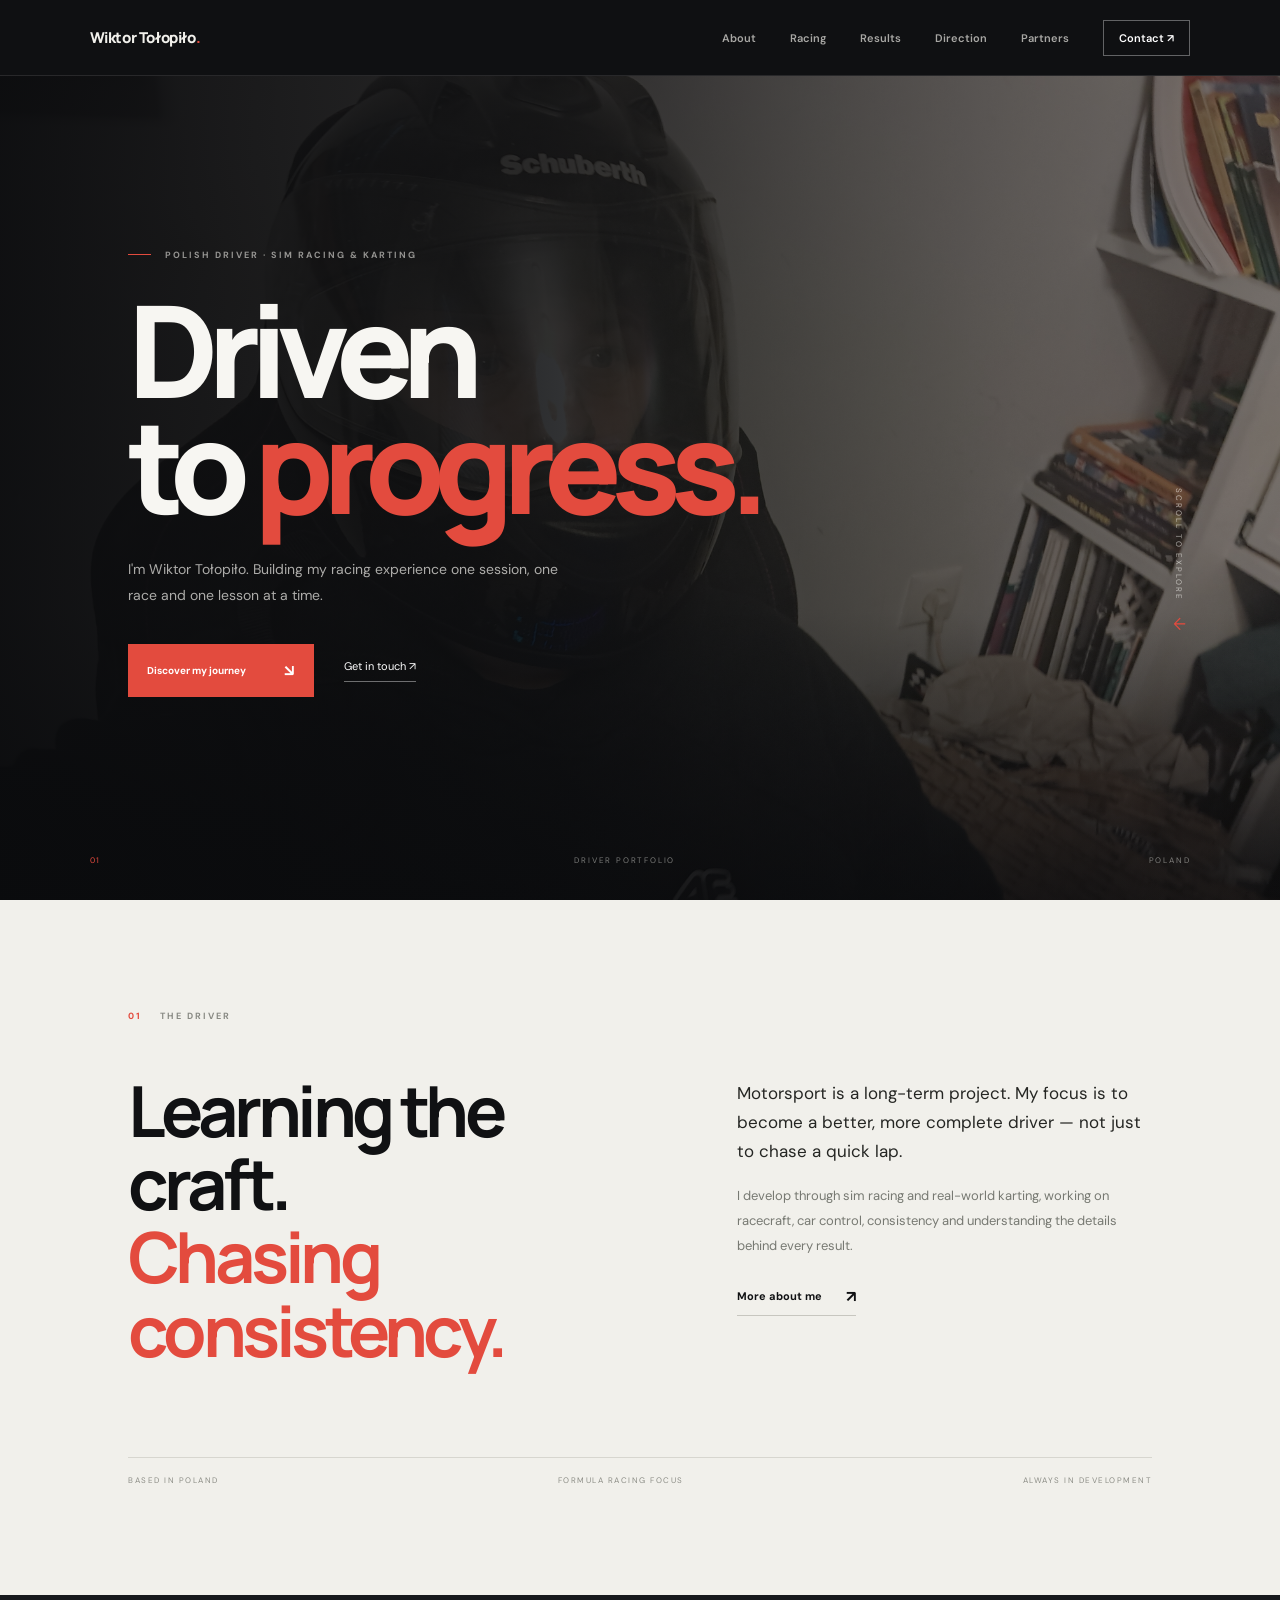
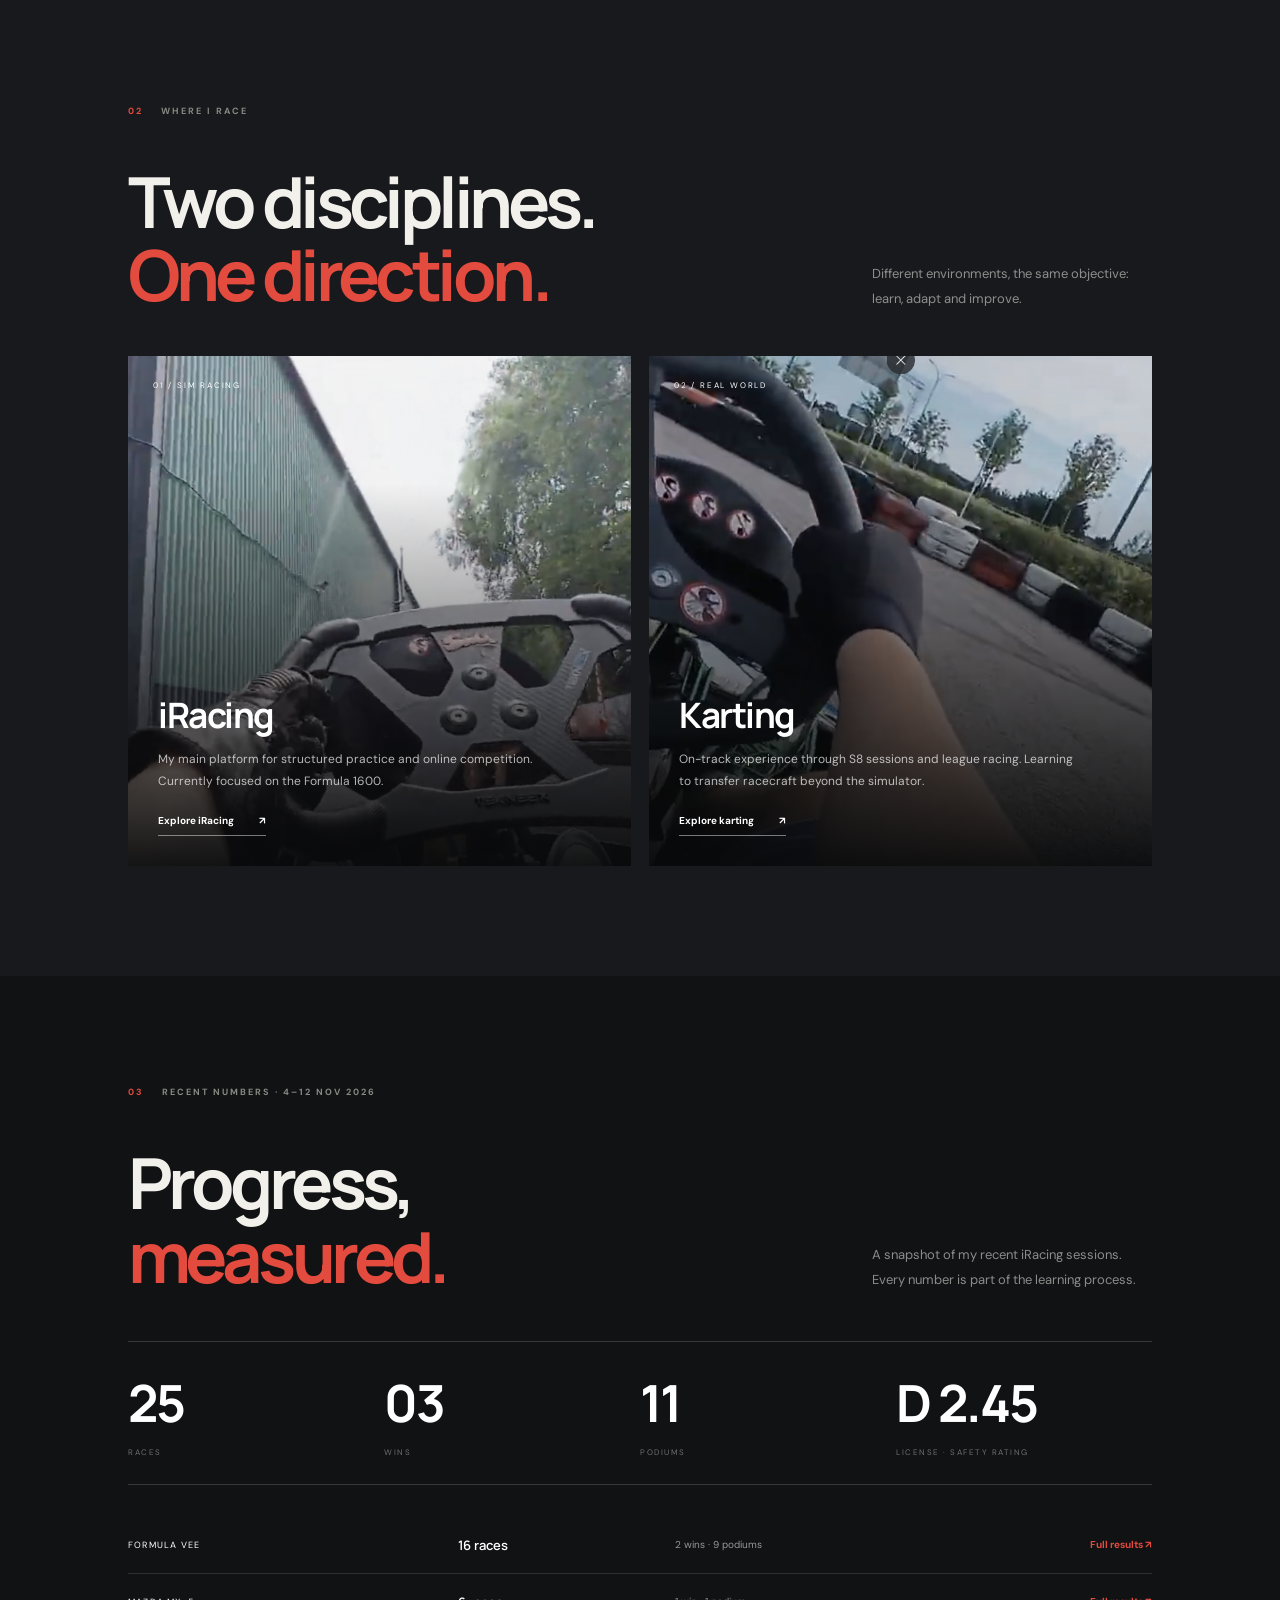
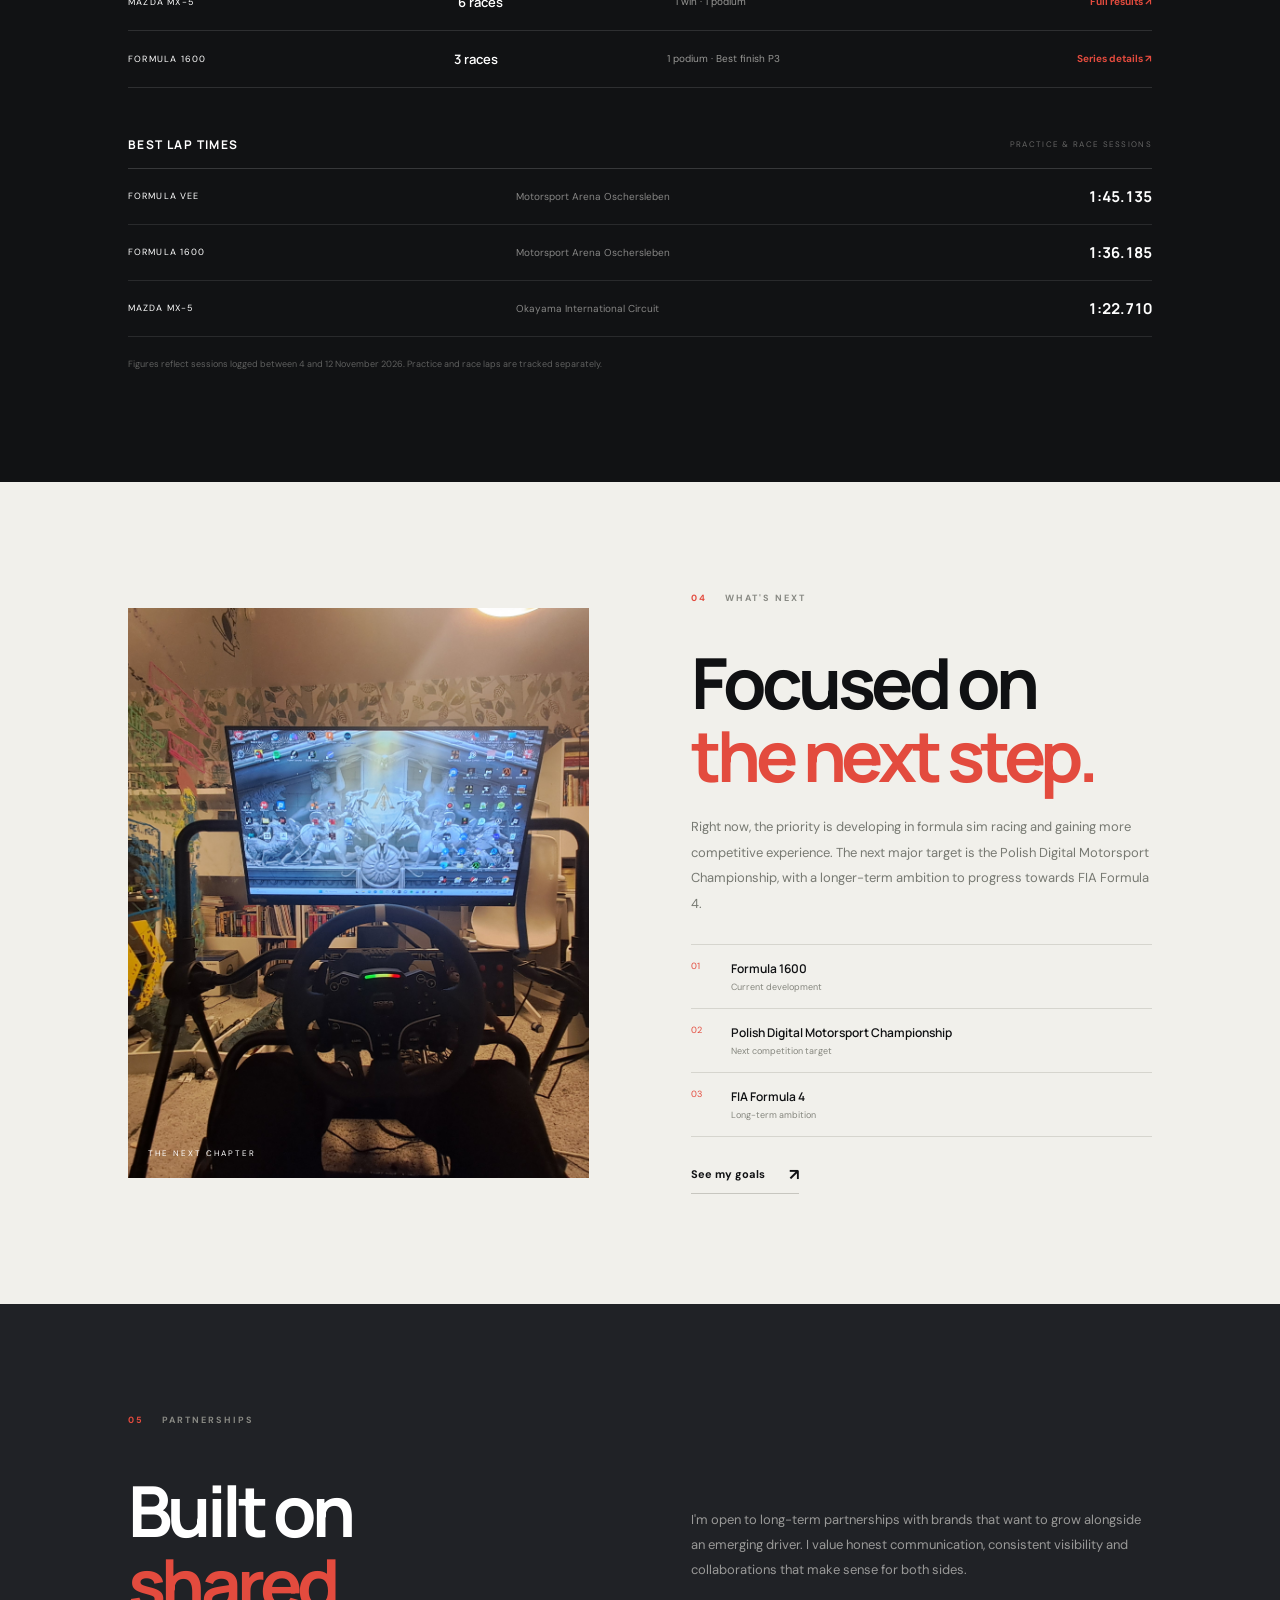
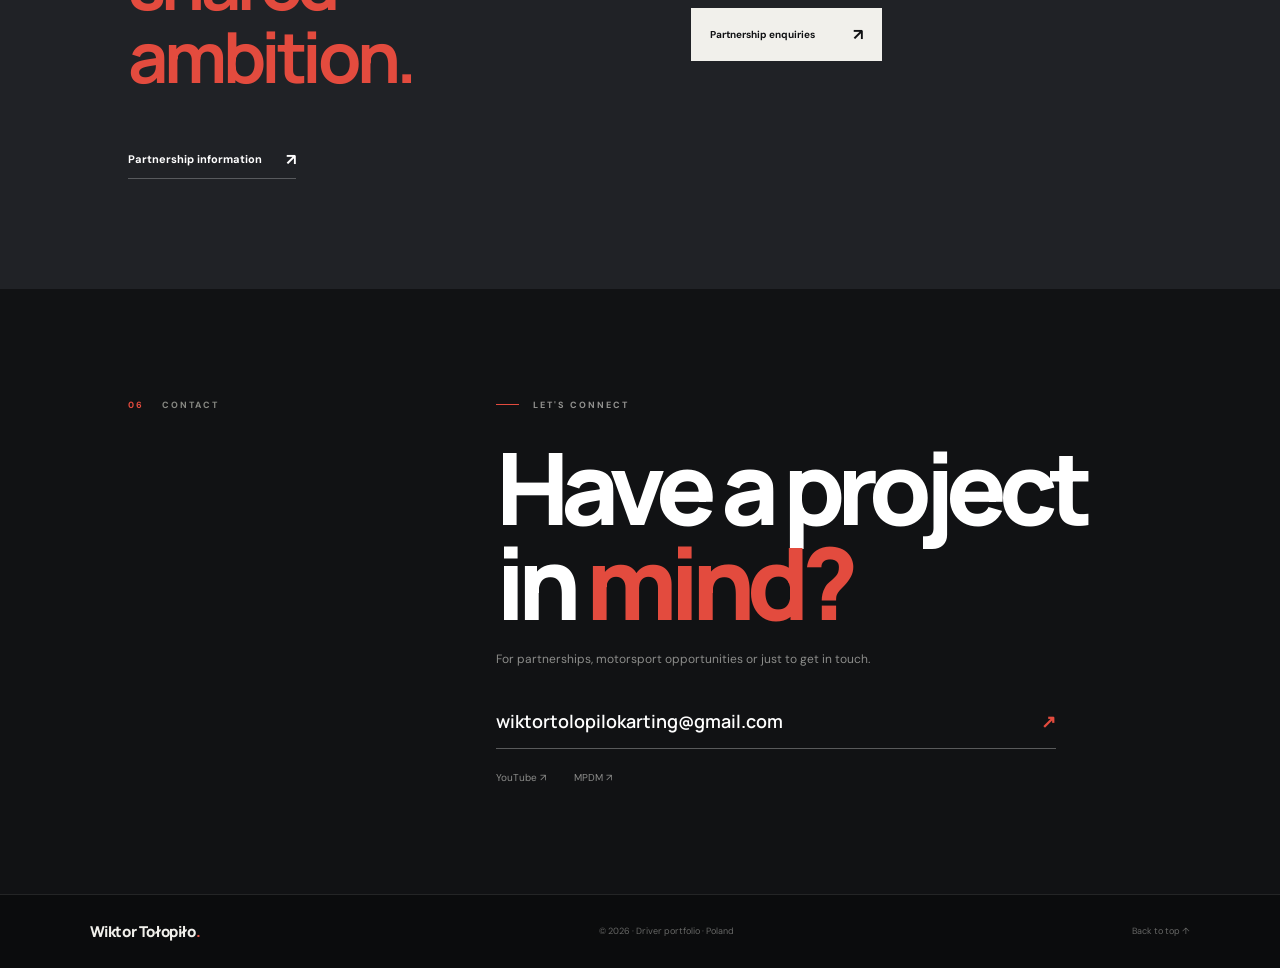
<file: index.html>
<!DOCTYPE html>
<html lang="en">
<head>
  <meta charset="UTF-8">
  <meta name="viewport" content="width=device-width, initial-scale=1.0">
  <meta name="description" content="Wiktor Tołopiło — Polish sim racing and karting driver. Follow the journey, results and next goals.">
  <meta name="theme-color" content="#101113">
  <title>Wiktor Tołopiło — Driver</title>
  <link rel="preconnect" href="https://fonts.googleapis.com">
  <link rel="preconnect" href="https://fonts.gstatic.com" crossorigin>
  <link href="https://fonts.googleapis.com/css2?family=DM+Sans:wght@400;500;600;700&family=Manrope:wght@400;500;600;700;800&display=swap" rel="stylesheet">
  <link rel="stylesheet" href="css/style.css">
  <script src="js/main.js" defer></script>
</head>
<body class="home-page">
  <a class="skip-link" href="#main-content">Skip to content</a>
  <header class="site-header">
    <a class="wordmark" href="index.html">Wiktor Tołopiło<span>.</span></a>
    <button class="menu-toggle" id="menuToggle" type="button" aria-label="Open navigation" aria-controls="navigation" aria-expanded="false">☰</button>
    <nav class="navigation" id="navigation" aria-label="Primary navigation">
      <a href="#about">About</a>
      <a href="#racing">Racing</a>
      <a href="#results">Results</a>
      <a href="#direction">Direction</a>
      <a href="#partners">Partners</a>
      <a class="nav-cta" href="#contact">Contact ↗</a>
    </nav>
  </header>

  <main id="main-content">
    <section class="landing-hero" id="top">
      <div class="landing-hero-image" aria-hidden="true"></div>
      <div class="landing-hero-shade"></div>
      <div class="landing-hero-content">
        <p class="landing-kicker"><span></span> POLISH DRIVER · SIM RACING & KARTING</p>
        <h1>Driven<br>to <em>progress.</em></h1>
        <p class="landing-lead">I'm Wiktor Tołopiło. Building my racing experience one session, one race and one lesson at a time.</p>
        <div class="landing-actions">
          <a class="landing-button" href="#about">Discover my journey <span>↘</span></a>
          <a class="landing-quiet-link" href="#contact">Get in touch ↗</a>
        </div>
      </div>
      <div class="hero-index"><span>01</span><span>DRIVER PORTFOLIO</span><span>POLAND</span></div>
      <div class="hero-scroll">SCROLL TO EXPLORE <span>↓</span></div>
    </section>

    <section class="landing-intro" id="about">
      <div class="landing-section-label"><span>01</span> THE DRIVER</div>
      <div class="intro-main">
        <h2>Learning the craft.<br><span>Chasing consistency.</span></h2>
        <div class="intro-copy">
          <p class="intro-lead">Motorsport is a long-term project. My focus is to become a better, more complete driver — not just to chase a quick lap.</p>
          <p>I develop through sim racing and real-world karting, working on racecraft, car control, consistency and understanding the details behind every result.</p>
          <a class="inline-link" href="about.html">More about me <span>↗</span></a>
        </div>
      </div>
      <div class="intro-meta"><span>BASED IN POLAND</span><span>FORMULA RACING FOCUS</span><span>ALWAYS IN DEVELOPMENT</span></div>
    </section>

    <section class="landing-racing" id="racing">
      <div class="landing-section-label"><span>02</span> WHERE I RACE</div>
      <div class="racing-heading"><h2>Two disciplines.<br><span>One direction.</span></h2><p>Different environments, the same objective: learn, adapt and improve.</p></div>
      <div class="discipline-grid">
        <article class="discipline-card sim-card">
          <img src="assets/images/racing1.png" alt="Sim racing setup" loading="lazy">
          <div class="discipline-overlay"></div>
          <div class="discipline-number">01 / SIM RACING</div>
          <div class="discipline-info"><h3>iRacing</h3><p>My main platform for structured practice and online competition. Currently focused on the Formula 1600.</p><a href="iracing.html">Explore iRacing <span>↗</span></a></div>
        </article>
        <article class="discipline-card kart-card">
          <img src="assets/images/karting.png" alt="Karting experience" loading="lazy">
          <div class="discipline-overlay"></div>
          <div class="discipline-number">02 / REAL WORLD</div>
          <div class="discipline-info"><h3>Karting</h3><p>On-track experience through S8 sessions and league racing. Learning to transfer racecraft beyond the simulator.</p><a href="karting.html">Explore karting <span>↗</span></a></div>
        </article>
      </div>
    </section>

    <section class="landing-results" id="results">
      <div class="landing-section-label"><span>03</span> RECENT NUMBERS · 4–12 NOV 2026</div>
      <div class="results-heading"><h2>Progress,<br><span>measured.</span></h2><p>A snapshot of my recent iRacing sessions. Every number is part of the learning process.</p></div>
      <div class="landing-stats">
        <div><strong>25</strong><span>RACES</span></div>
        <div><strong>03</strong><span>WINS</span></div>
        <div><strong>11</strong><span>PODIUMS</span></div>
        <div><strong>D 2.45</strong><span>LICENSE · SAFETY RATING</span></div>
      </div>
      <div class="series-line"><span>FORMULA VEE</span><strong>16 races</strong><span>2 wins · 9 podiums</span><a href="results.html">Full results ↗</a></div>
      <div class="series-line"><span>MAZDA MX-5</span><strong>6 races</strong><span>1 win · 1 podium</span><a href="results.html">Full results ↗</a></div>
      <div class="series-line"><span>FORMULA 1600</span><strong>3 races</strong><span>1 podium · Best finish P3</span><a href="iracing.html">Series details ↗</a></div>
      <div class="best-laps-heading"><h3>BEST LAP TIMES</h3><span>PRACTICE & RACE SESSIONS</span></div>
      <div class="best-laps-table">
        <div class="best-lap-row"><span>FORMULA VEE</span><span>Motorsport Arena Oschersleben</span><strong>1:45.135</strong></div>
        <div class="best-lap-row"><span>FORMULA 1600</span><span>Motorsport Arena Oschersleben</span><strong>1:36.185</strong></div>
        <div class="best-lap-row"><span>MAZDA MX-5</span><span>Okayama International Circuit</span><strong>1:22.710</strong></div>
      </div>
      <p class="landing-footnote">Figures reflect sessions logged between 4 and 12 November 2026. Practice and race laps are tracked separately.</p>
    </section>

    <section class="landing-direction" id="direction">
      <div class="direction-photo"><img src="assets/images/racing2.png" alt="Motorsport training" loading="lazy"><span>THE NEXT CHAPTER</span></div>
      <div class="direction-copy">
        <div class="landing-section-label"><span>04</span> WHAT'S NEXT</div>
        <h2>Focused on<br><span>the next step.</span></h2>
        <p>Right now, the priority is developing in formula sim racing and gaining more competitive experience. The next major target is the Polish Digital Motorsport Championship, with a longer-term ambition to progress towards FIA Formula 4.</p>
        <div class="target-list"><div><span>01</span><strong>Formula 1600</strong><small>Current development</small></div><div><span>02</span><strong>Polish Digital Motorsport Championship</strong><small>Next competition target</small></div><div><span>03</span><strong>FIA Formula 4</strong><small>Long-term ambition</small></div></div>
        <a class="inline-link" href="goals.html">See my goals <span>↗</span></a>
      </div>
    </section>

    <section class="landing-partners" id="partners">
      <div class="landing-section-label"><span>05</span> PARTNERSHIPS</div>
      <div class="partners-content"><h2>Built on<br><span>shared ambition.</span></h2><div><p>I'm open to long-term partnerships with brands that want to grow alongside an emerging driver. I value honest communication, consistent visibility and collaborations that make sense for both sides.</p><a class="landing-button landing-button-light" href="contact.html">Partnership enquiries <span>↗</span></a></div></div>
      <a class="inline-link partner-details" href="partners.html">Partnership information <span>↗</span></a>
    </section>

    <section class="landing-contact" id="contact">
      <div class="landing-section-label"><span>06</span> CONTACT</div>
      <div class="contact-main"><p class="landing-kicker"><span></span> LET'S CONNECT</p><h2>Have a project<br>in <em>mind?</em></h2><p>For partnerships, motorsport opportunities or just to get in touch.</p><a class="contact-email" href="mailto:wiktortolopilokarting@gmail.com">wiktortolopilokarting@gmail.com <span>↗</span></a><div class="contact-social"><a href="https://www.youtube.com/@f188fanboy" target="_blank" rel="noopener noreferrer">YouTube ↗</a><a href="https://www.mpdm.com.pl/seasons" target="_blank" rel="noopener noreferrer">MPDM ↗</a></div></div>
    </section>
  </main>

  <footer class="landing-footer"><a class="wordmark" href="#top">Wiktor Tołopiło<span>.</span></a><p>© <span id="year"></span> · Driver portfolio · Poland</p><a href="#top">Back to top ↑</a></footer>
</body>
</html>
</file>
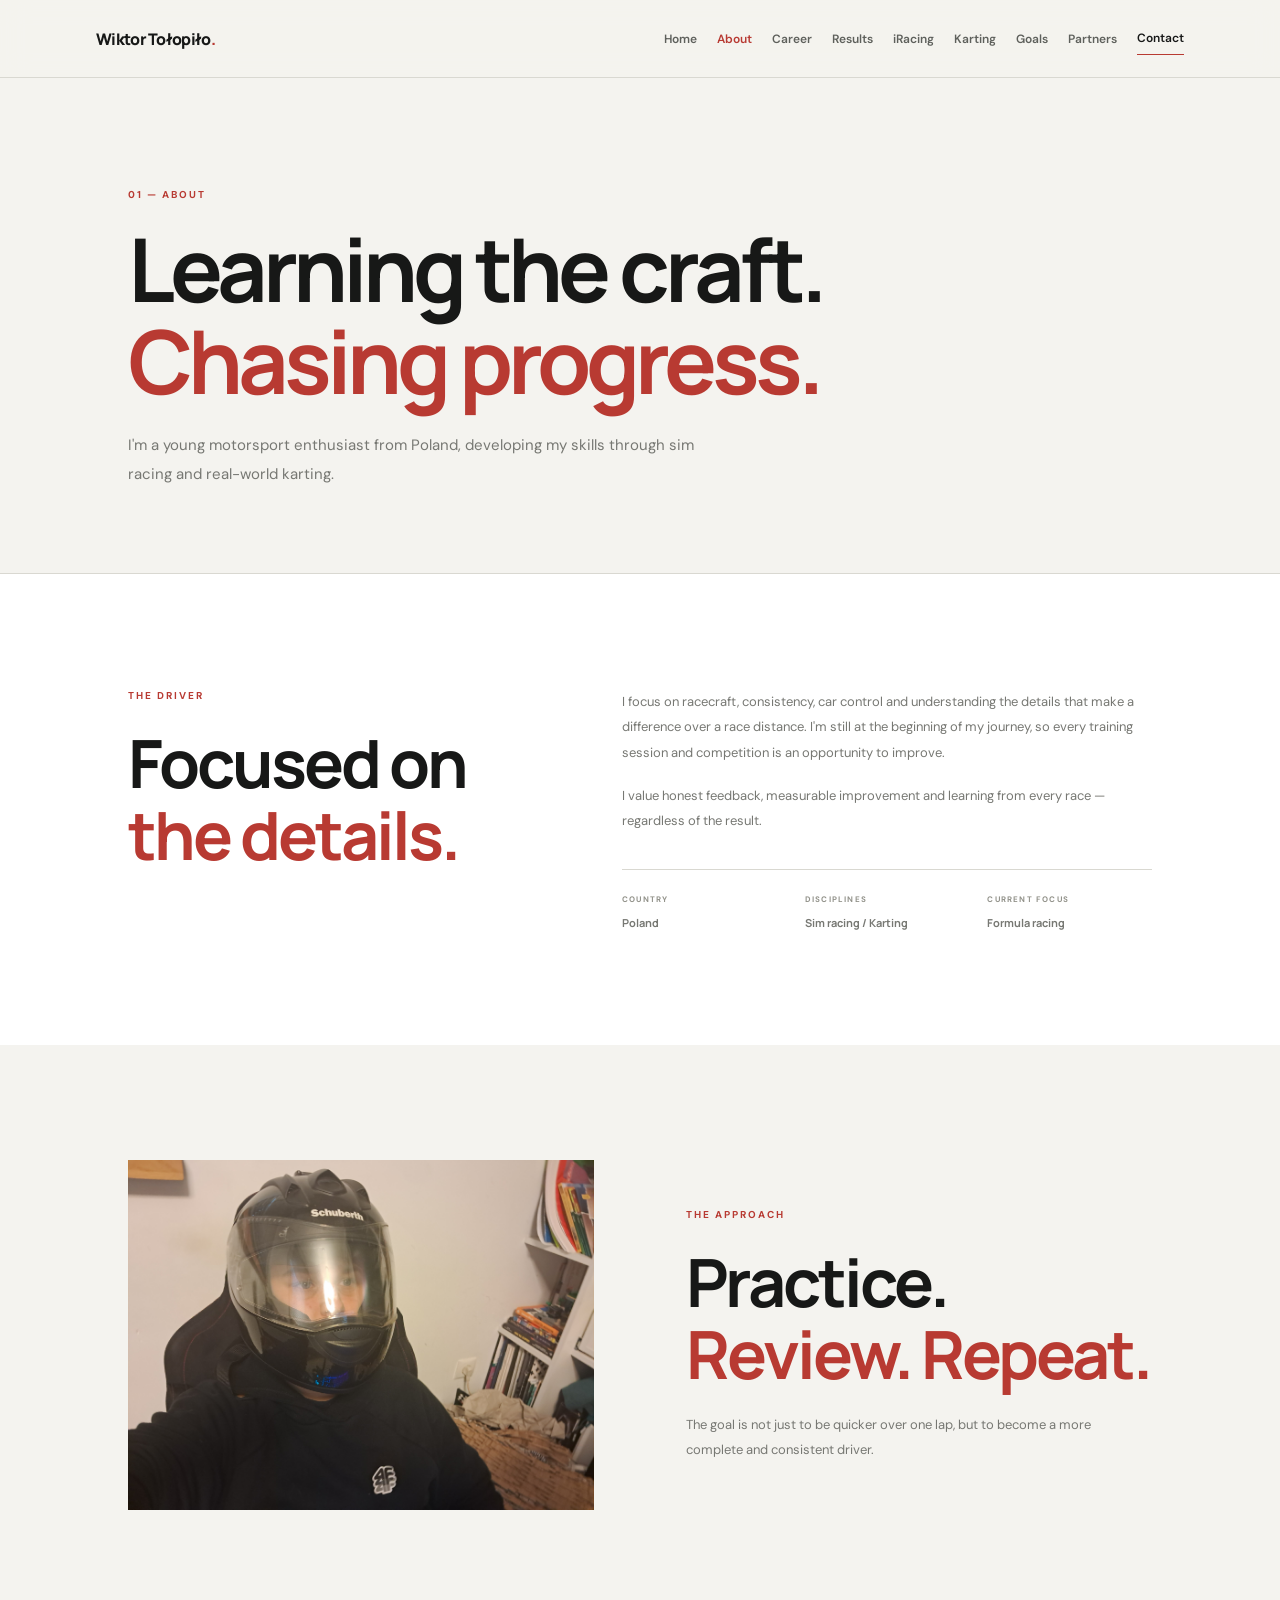
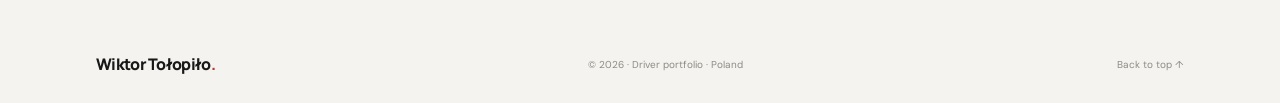
<file: about.html>
<!DOCTYPE html>
<html lang="en">
<head>
  <meta charset="UTF-8">
  <meta name="viewport" content="width=device-width, initial-scale=1.0">
  <meta name="description" content="About Wiktor Tołopiło, a young Polish sim racing and karting driver.">
  <meta name="theme-color" content="#f4f3ef">
  <title>About — Wiktor Tołopiło</title>
  <link rel="preconnect" href="https://fonts.googleapis.com">
  <link rel="preconnect" href="https://fonts.gstatic.com" crossorigin>
  <link href="https://fonts.googleapis.com/css2?family=DM+Sans:wght@400;500;600;700&family=Manrope:wght@400;500;600;700;800&display=swap" rel="stylesheet">
  <link rel="stylesheet" href="css/style.css">
  <script src="js/main.js" defer></script>
</head>
<body>
  <a class="skip-link" href="#main-content">Skip to content</a>

  <header class="site-header">
    <a class="wordmark" href="index.html">Wiktor Tołopiło<span>.</span></a>
    <button class="menu-toggle" id="menuToggle" type="button" aria-label="Open navigation" aria-controls="navigation" aria-expanded="false"><span aria-hidden="true">☰</span></button>
    <nav class="navigation" id="navigation" aria-label="Primary navigation">
      <a class="" href="index.html">Home</a>
      <a class="active" href="about.html" aria-current="page">About</a>
      <a class="" href="career.html">Career</a>
      <a class="" href="results.html">Results</a>
      <a class="" href="iracing.html">iRacing</a>
      <a class="" href="karting.html">Karting</a>
      <a class="" href="goals.html">Goals</a>
      <a class="" href="partners.html">Partners</a>
      <a class="nav-cta" href="contact.html">Contact</a>
    </nav>
  </header>
<main id="main-content" class="page-main">

<section class="page-intro">
  <p class="eyebrow">01 — ABOUT</p>
  <h1>Learning the craft.<br><span>Chasing progress.</span></h1>
  <p class="page-lead">I'm a young motorsport enthusiast from Poland, developing my skills through sim racing and real-world karting.</p>
</section>
<section class="section page-two-col">
  <div><p class="eyebrow">THE DRIVER</p><h2>Focused on<br><span>the details.</span></h2></div>
  <div class="prose">
    <p>I focus on racecraft, consistency, car control and understanding the details that make a difference over a race distance. I'm still at the beginning of my journey, so every training session and competition is an opportunity to improve.</p>
    <p>I value honest feedback, measurable improvement and learning from every race — regardless of the result.</p>
    <div class="facts">
      <div><span>COUNTRY</span><strong>Poland</strong></div>
      <div><span>DISCIPLINES</span><strong>Sim racing / Karting</strong></div>
      <div><span>CURRENT FOCUS</span><strong>Formula racing</strong></div>
    </div>
  </div>
</section>
<section class="section image-feature"><img src="assets/images/driver.png" alt="Racing portrait" onerror="this.style.display='none'"><div><p class="eyebrow">THE APPROACH</p><h2>Practice.<br><span>Review. Repeat.</span></h2><p class="prose">The goal is not just to be quicker over one lap, but to become a more complete and consistent driver.</p></div></section>
</main>

  <footer>
    <a class="wordmark" href="index.html">Wiktor Tołopiło<span>.</span></a>
    <p>© <span id="year"></span> · Driver portfolio · Poland</p>
    <a href="#" class="back-top">Back to top ↑</a>
  </footer>
</body>
</html>
</file>
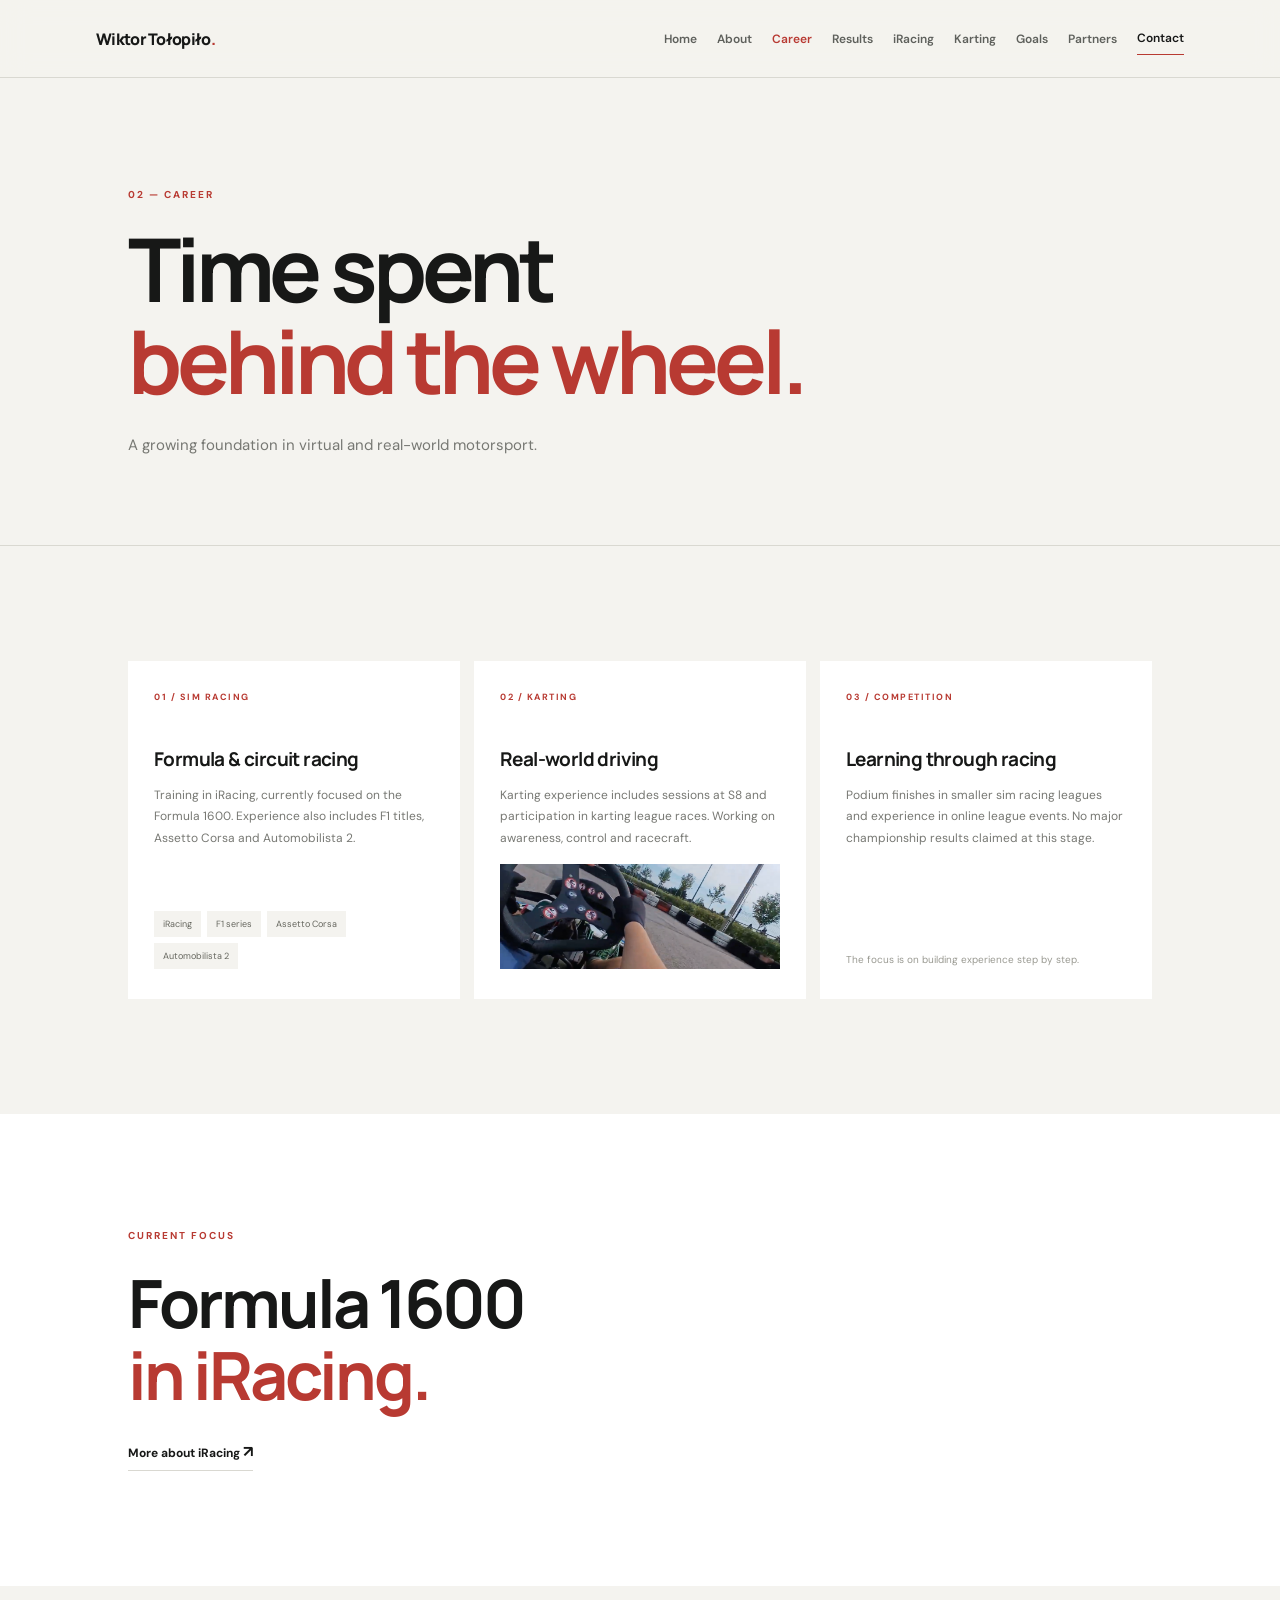
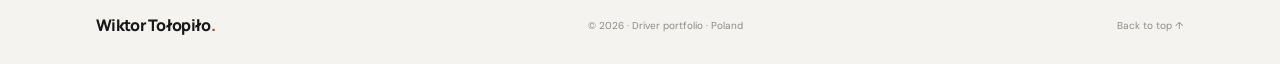
<file: career.html>
<!DOCTYPE html>
<html lang="en">
<head>
  <meta charset="UTF-8">
  <meta name="viewport" content="width=device-width, initial-scale=1.0">
  <meta name="description" content="Racing career and experience of Polish sim racing and karting driver Wiktor Tołopiło.">
  <meta name="theme-color" content="#f4f3ef">
  <title>Career — Wiktor Tołopiło</title>
  <link rel="preconnect" href="https://fonts.googleapis.com">
  <link rel="preconnect" href="https://fonts.gstatic.com" crossorigin>
  <link href="https://fonts.googleapis.com/css2?family=DM+Sans:wght@400;500;600;700&family=Manrope:wght@400;500;600;700;800&display=swap" rel="stylesheet">
  <link rel="stylesheet" href="css/style.css">
  <script src="js/main.js" defer></script>
</head>
<body>
  <a class="skip-link" href="#main-content">Skip to content</a>

  <header class="site-header">
    <a class="wordmark" href="index.html">Wiktor Tołopiło<span>.</span></a>
    <button class="menu-toggle" id="menuToggle" type="button" aria-label="Open navigation" aria-controls="navigation" aria-expanded="false"><span aria-hidden="true">☰</span></button>
    <nav class="navigation" id="navigation" aria-label="Primary navigation">
      <a class="" href="index.html">Home</a>
      <a class="" href="about.html">About</a>
      <a class="active" href="career.html" aria-current="page">Career</a>
      <a class="" href="results.html">Results</a>
      <a class="" href="iracing.html">iRacing</a>
      <a class="" href="karting.html">Karting</a>
      <a class="" href="goals.html">Goals</a>
      <a class="" href="partners.html">Partners</a>
      <a class="nav-cta" href="contact.html">Contact</a>
    </nav>
  </header>
<main id="main-content" class="page-main">

<section class="page-intro">
  <p class="eyebrow">02 — CAREER</p>
  <h1>Time spent<br><span>behind the wheel.</span></h1>
  <p class="page-lead">A growing foundation in virtual and real-world motorsport.</p>
</section>
<section class="section card-grid-section">
  <article class="experience-card"><p class="card-index">01 / SIM RACING</p><h3>Formula & circuit racing</h3><p>Training in iRacing, currently focused on the Formula 1600. Experience also includes F1 titles, Assetto Corsa and Automobilista 2.</p><div class="tag-row"><span>iRacing</span><span>F1 series</span><span>Assetto Corsa</span><span>Automobilista 2</span></div></article>
  <article class="experience-card"><p class="card-index">02 / KARTING</p><h3>Real-world driving</h3><p>Karting experience includes sessions at S8 and participation in karting league races. Working on awareness, control and racecraft.</p><img class="card-image" src="assets/images/karting.png" alt="Karting" onerror="this.style.display='none'"></article>
  <article class="experience-card"><p class="card-index">03 / COMPETITION</p><h3>Learning through racing</h3><p>Podium finishes in smaller sim racing leagues and experience in online league events. No major championship results claimed at this stage.</p><p class="quiet-note">The focus is on building experience step by step.</p></article>
</section>
<section class="section simple-callout"><p class="eyebrow">CURRENT FOCUS</p><h2>Formula 1600<br><span>in iRacing.</span></h2><a class="text-link" href="iracing.html">More about iRacing <span>↗</span></a></section>
</main>

  <footer>
    <a class="wordmark" href="index.html">Wiktor Tołopiło<span>.</span></a>
    <p>© <span id="year"></span> · Driver portfolio · Poland</p>
    <a href="#" class="back-top">Back to top ↑</a>
  </footer>
</body>
</html>
</file>
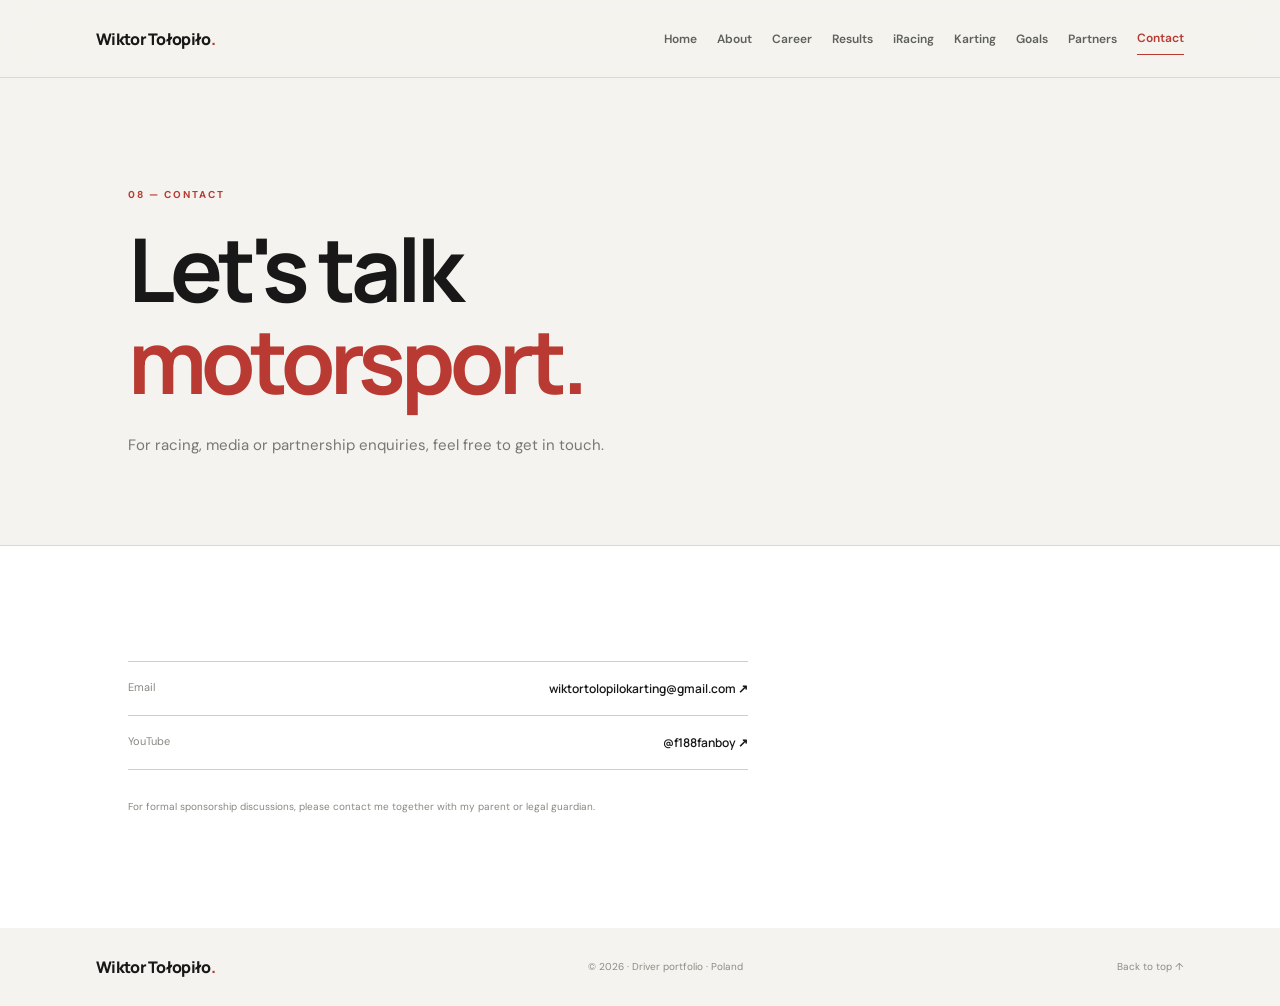
<file: contact.html>
<!DOCTYPE html>
<html lang="en">
<head>
  <meta charset="UTF-8">
  <meta name="viewport" content="width=device-width, initial-scale=1.0">
  <meta name="description" content="Contact details for Wiktor Tołopiło, sim racing and karting driver.">
  <meta name="theme-color" content="#f4f3ef">
  <title>Contact — Wiktor Tołopiło</title>
  <link rel="preconnect" href="https://fonts.googleapis.com">
  <link rel="preconnect" href="https://fonts.gstatic.com" crossorigin>
  <link href="https://fonts.googleapis.com/css2?family=DM+Sans:wght@400;500;600;700&family=Manrope:wght@400;500;600;700;800&display=swap" rel="stylesheet">
  <link rel="stylesheet" href="css/style.css">
  <script src="js/main.js" defer></script>
</head>
<body>
  <a class="skip-link" href="#main-content">Skip to content</a>

  <header class="site-header">
    <a class="wordmark" href="index.html">Wiktor Tołopiło<span>.</span></a>
    <button class="menu-toggle" id="menuToggle" type="button" aria-label="Open navigation" aria-controls="navigation" aria-expanded="false"><span aria-hidden="true">☰</span></button>
    <nav class="navigation" id="navigation" aria-label="Primary navigation">
      <a class="" href="index.html">Home</a>
      <a class="" href="about.html">About</a>
      <a class="" href="career.html">Career</a>
      <a class="" href="results.html">Results</a>
      <a class="" href="iracing.html">iRacing</a>
      <a class="" href="karting.html">Karting</a>
      <a class="" href="goals.html">Goals</a>
      <a class="" href="partners.html">Partners</a>
      <a class="active nav-cta" href="contact.html" aria-current="page">Contact</a>
    </nav>
  </header>
<main id="main-content" class="page-main">

<section class="page-intro">
  <p class="eyebrow">08 — CONTACT</p>
  <h1>Let's talk<br><span>motorsport.</span></h1>
  <p class="page-lead">For racing, media or partnership enquiries, feel free to get in touch.</p>
</section>
<section class="section contact-page">
  <div class="contact-links">
    <a href="mailto:wiktortolopilokarting@gmail.com"><span>Email</span><strong>wiktortolopilokarting@gmail.com ↗</strong></a>
    <a href="https://www.youtube.com/@f188fanboy" target="_blank" rel="noopener"><span>YouTube</span><strong>@f188fanboy ↗</strong></a>
  </div>
  <p class="guardian-note">For formal sponsorship discussions, please contact me together with my parent or legal guardian.</p>
</section>
</main>

  <footer>
    <a class="wordmark" href="index.html">Wiktor Tołopiło<span>.</span></a>
    <p>© <span id="year"></span> · Driver portfolio · Poland</p>
    <a href="#" class="back-top">Back to top ↑</a>
  </footer>
</body>
</html>
</file>
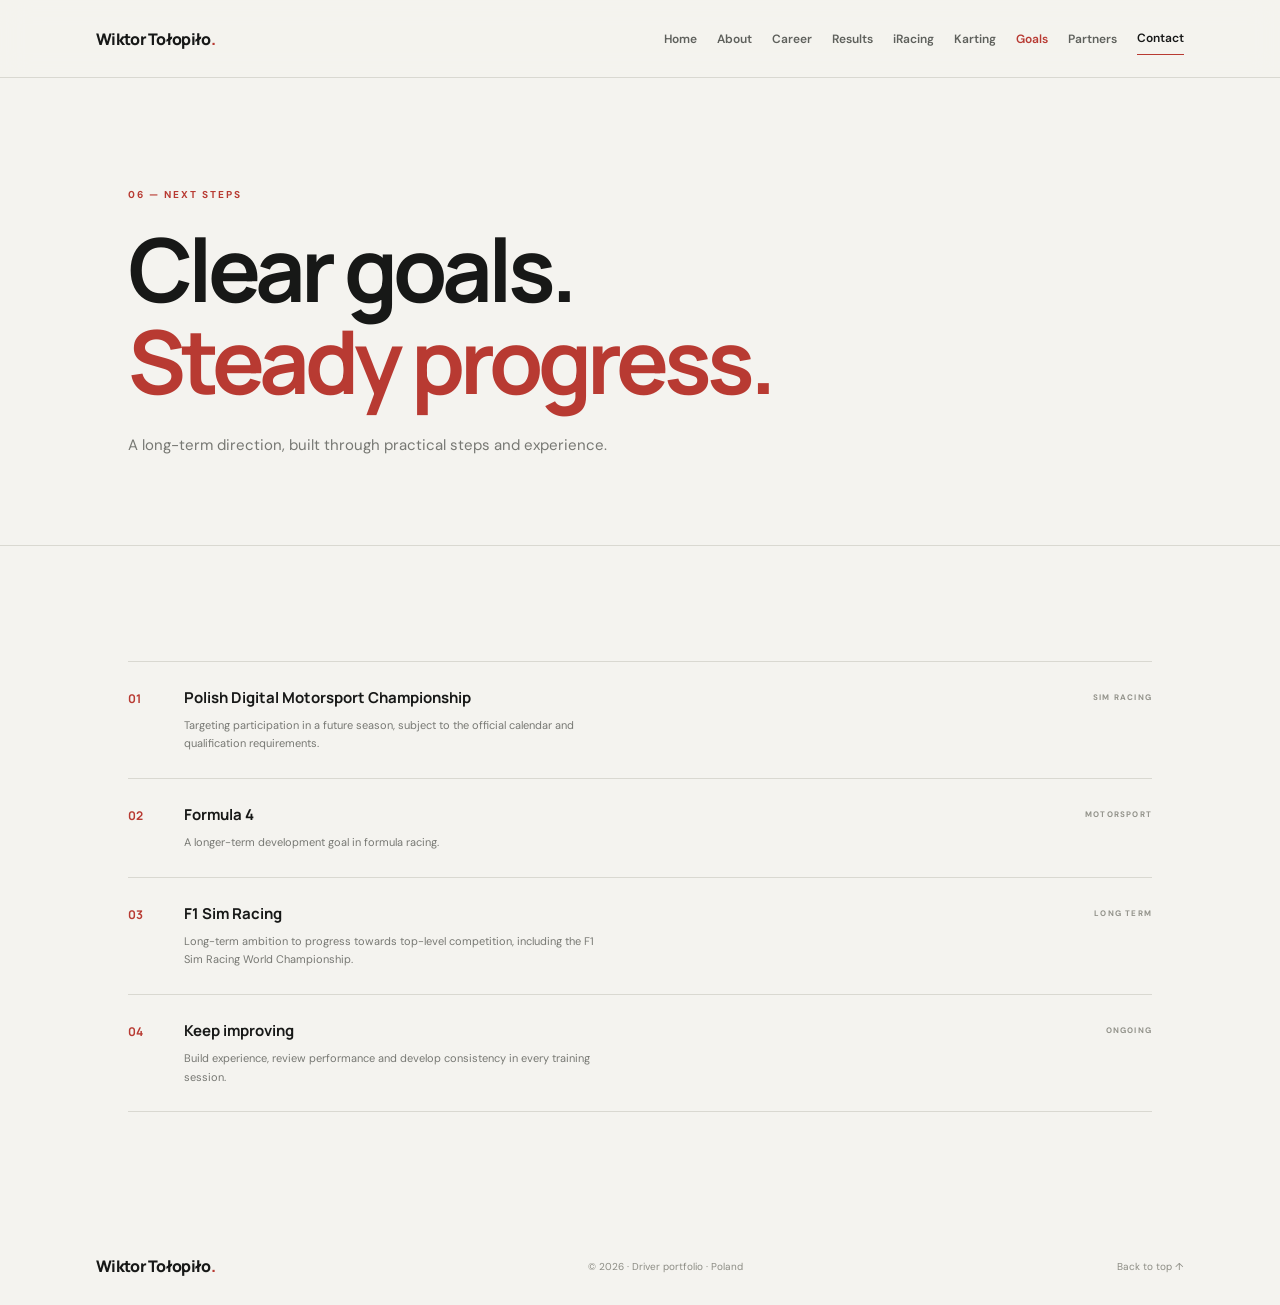
<file: goals.html>
<!DOCTYPE html>
<html lang="en">
<head>
  <meta charset="UTF-8">
  <meta name="viewport" content="width=device-width, initial-scale=1.0">
  <meta name="description" content="Motorsport and sim racing goals of Wiktor Tołopiło.">
  <meta name="theme-color" content="#f4f3ef">
  <title>Goals — Wiktor Tołopiło</title>
  <link rel="preconnect" href="https://fonts.googleapis.com">
  <link rel="preconnect" href="https://fonts.gstatic.com" crossorigin>
  <link href="https://fonts.googleapis.com/css2?family=DM+Sans:wght@400;500;600;700&family=Manrope:wght@400;500;600;700;800&display=swap" rel="stylesheet">
  <link rel="stylesheet" href="css/style.css">
  <script src="js/main.js" defer></script>
</head>
<body>
  <a class="skip-link" href="#main-content">Skip to content</a>

  <header class="site-header">
    <a class="wordmark" href="index.html">Wiktor Tołopiło<span>.</span></a>
    <button class="menu-toggle" id="menuToggle" type="button" aria-label="Open navigation" aria-controls="navigation" aria-expanded="false"><span aria-hidden="true">☰</span></button>
    <nav class="navigation" id="navigation" aria-label="Primary navigation">
      <a class="" href="index.html">Home</a>
      <a class="" href="about.html">About</a>
      <a class="" href="career.html">Career</a>
      <a class="" href="results.html">Results</a>
      <a class="" href="iracing.html">iRacing</a>
      <a class="" href="karting.html">Karting</a>
      <a class="active" href="goals.html" aria-current="page">Goals</a>
      <a class="" href="partners.html">Partners</a>
      <a class="nav-cta" href="contact.html">Contact</a>
    </nav>
  </header>
<main id="main-content" class="page-main">

<section class="page-intro">
  <p class="eyebrow">06 — NEXT STEPS</p>
  <h1>Clear goals.<br><span>Steady progress.</span></h1>
  <p class="page-lead">A long-term direction, built through practical steps and experience.</p>
</section>
<section class="section">
  <div class="goal-list">
    <div class="goal-row"><span>01</span><div><h3>Polish Digital Motorsport Championship</h3><p>Targeting participation in a future season, subject to the official calendar and qualification requirements.</p></div><span class="goal-type">SIM RACING</span></div>
    <div class="goal-row"><span>02</span><div><h3>Formula 4</h3><p>A longer-term development goal in formula racing.</p></div><span class="goal-type">MOTORSPORT</span></div>
    <div class="goal-row"><span>03</span><div><h3>F1 Sim Racing</h3><p>Long-term ambition to progress towards top-level competition, including the F1 Sim Racing World Championship.</p></div><span class="goal-type">LONG TERM</span></div>
    <div class="goal-row"><span>04</span><div><h3>Keep improving</h3><p>Build experience, review performance and develop consistency in every training session.</p></div><span class="goal-type">ONGOING</span></div>
  </div>
</section>
</main>

  <footer>
    <a class="wordmark" href="index.html">Wiktor Tołopiło<span>.</span></a>
    <p>© <span id="year"></span> · Driver portfolio · Poland</p>
    <a href="#" class="back-top">Back to top ↑</a>
  </footer>
</body>
</html>
</file>
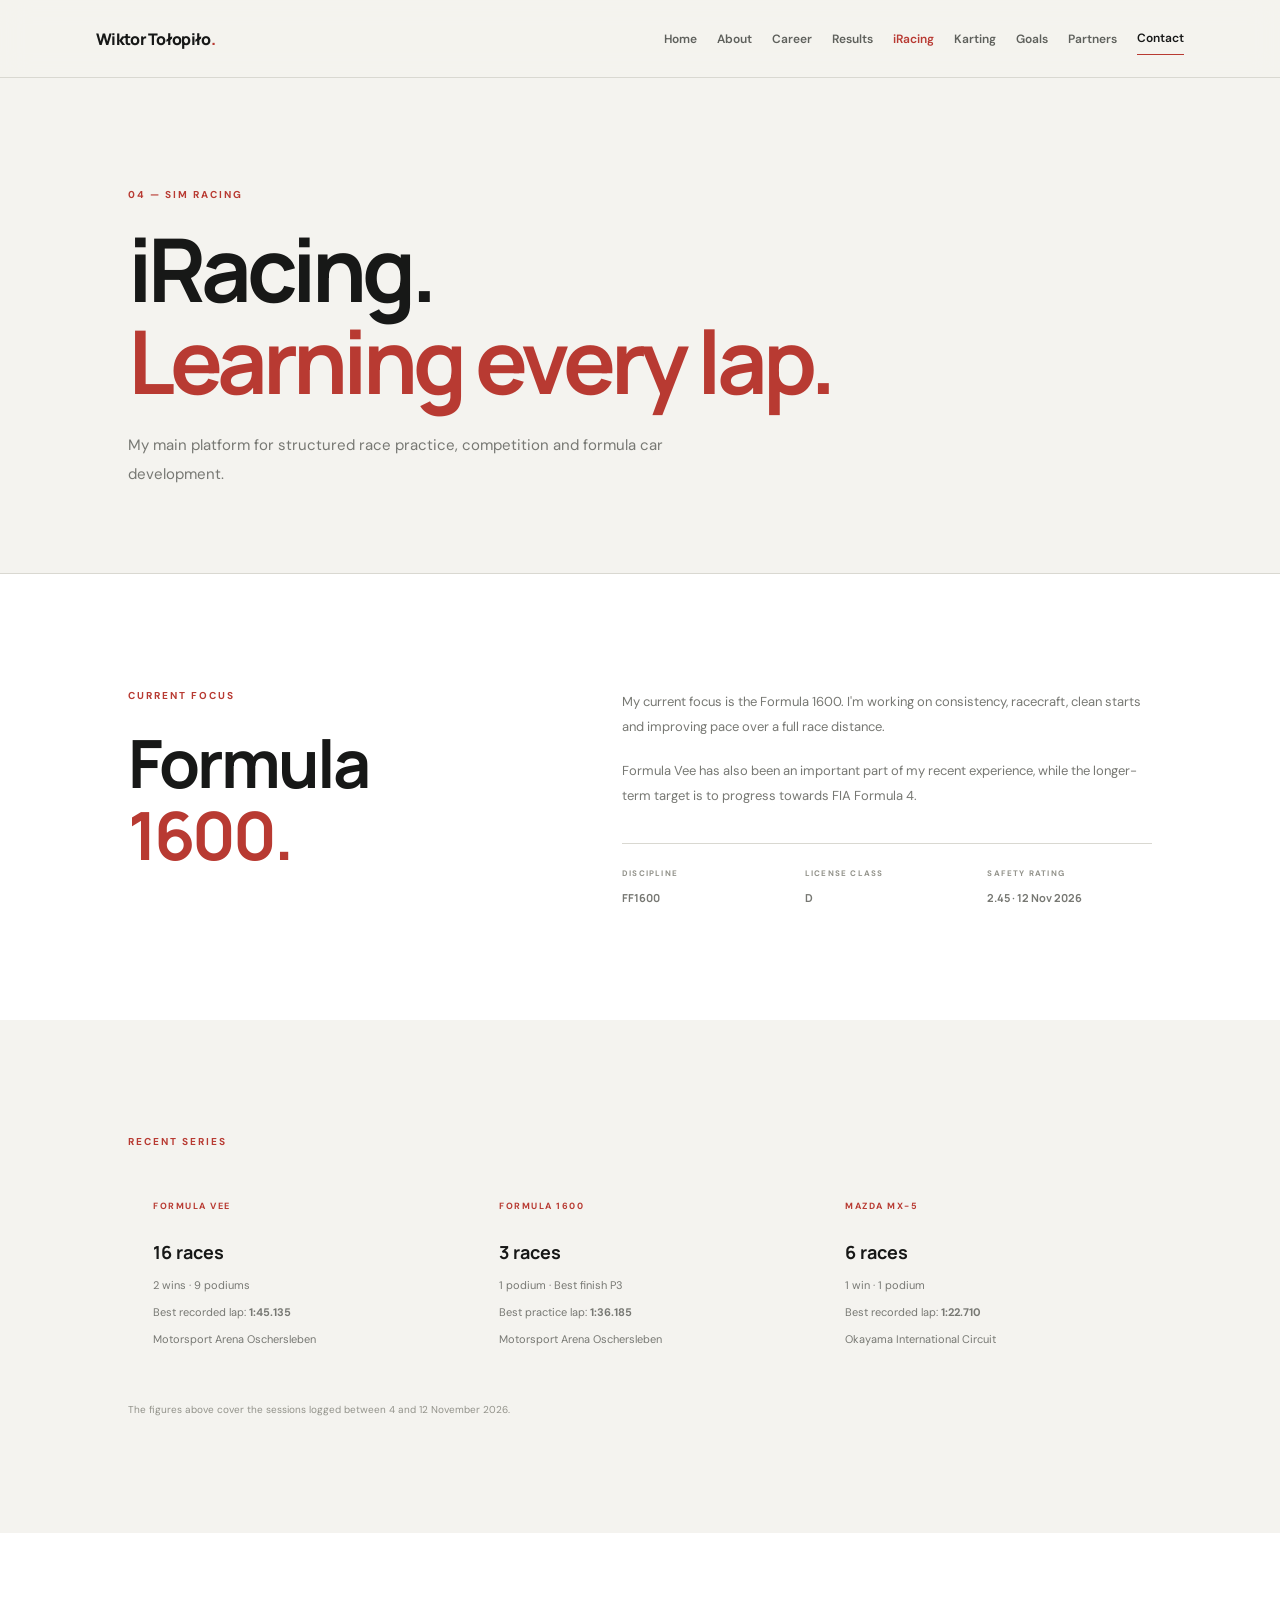
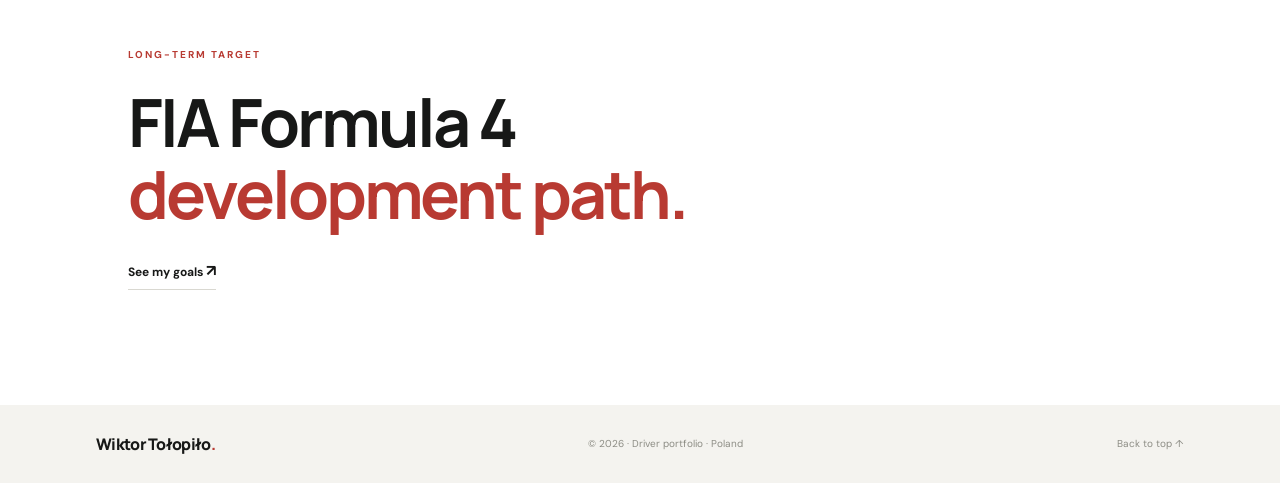
<file: iracing.html>
<!DOCTYPE html>
<html lang="en">
<head>
  <meta charset="UTF-8">
  <meta name="viewport" content="width=device-width, initial-scale=1.0">
  <meta name="description" content="iRacing profile, Formula 1600 training and recent series results of Wiktor Tołopiło.">
  <meta name="theme-color" content="#f4f3ef">
  <title>iRacing — Wiktor Tołopiło</title>
  <link rel="preconnect" href="https://fonts.googleapis.com">
  <link rel="preconnect" href="https://fonts.gstatic.com" crossorigin>
  <link href="https://fonts.googleapis.com/css2?family=DM+Sans:wght@400;500;600;700&family=Manrope:wght@400;500;600;700;800&display=swap" rel="stylesheet">
  <link rel="stylesheet" href="css/style.css">
  <script src="js/main.js" defer></script>
</head>
<body>
  <a class="skip-link" href="#main-content">Skip to content</a>

  <header class="site-header">
    <a class="wordmark" href="index.html">Wiktor Tołopiło<span>.</span></a>
    <button class="menu-toggle" id="menuToggle" type="button" aria-label="Open navigation" aria-controls="navigation" aria-expanded="false"><span aria-hidden="true">☰</span></button>
    <nav class="navigation" id="navigation" aria-label="Primary navigation">
      <a class="" href="index.html">Home</a>
      <a class="" href="about.html">About</a>
      <a class="" href="career.html">Career</a>
      <a class="" href="results.html">Results</a>
      <a class="active" href="iracing.html" aria-current="page">iRacing</a>
      <a class="" href="karting.html">Karting</a>
      <a class="" href="goals.html">Goals</a>
      <a class="" href="partners.html">Partners</a>
      <a class="nav-cta" href="contact.html">Contact</a>
    </nav>
  </header>
<main id="main-content" class="page-main">

<section class="page-intro">
  <p class="eyebrow">04 — SIM RACING</p>
  <h1>iRacing.<br><span>Learning every lap.</span></h1>
  <p class="page-lead">My main platform for structured race practice, competition and formula car development.</p>
</section>
<section class="section page-two-col">
  <div><p class="eyebrow">CURRENT FOCUS</p><h2>Formula<br><span>1600.</span></h2></div>
  <div class="prose"><p>My current focus is the Formula 1600. I'm working on consistency, racecraft, clean starts and improving pace over a full race distance.</p><p>Formula Vee has also been an important part of my recent experience, while the longer-term target is to progress towards FIA Formula 4.</p><div class="facts"><div><span>DISCIPLINE</span><strong>FF1600</strong></div><div><span>LICENSE CLASS</span><strong>D</strong></div><div><span>SAFETY RATING</span><strong>2.45 · 12 Nov 2026</strong></div></div></div>
</section>
<section class="section">
  <p class="eyebrow">RECENT SERIES</p>
  <div class="results-grid">
    <article class="result-card"><p class="card-index">FORMULA VEE</p><h3>16 races</h3><p>2 wins · 9 podiums</p><p>Best recorded lap: <strong>1:45.135</strong></p><p class="results-note">Motorsport Arena Oschersleben</p></article>
    <article class="result-card"><p class="card-index">FORMULA 1600</p><h3>3 races</h3><p>1 podium · Best finish P3</p><p>Best practice lap: <strong>1:36.185</strong></p><p class="results-note">Motorsport Arena Oschersleben</p></article>
    <article class="result-card"><p class="card-index">MAZDA MX-5</p><h3>6 races</h3><p>1 win · 1 podium</p><p>Best recorded lap: <strong>1:22.710</strong></p><p class="results-note">Okayama International Circuit</p></article>
  </div>
  <p class="results-note">The figures above cover the sessions logged between 4 and 12 November 2026.</p>
</section>
<section class="section simple-callout"><p class="eyebrow">LONG-TERM TARGET</p><h2>FIA Formula 4<br><span>development path.</span></h2><a class="text-link" href="goals.html">See my goals <span>↗</span></a></section>
</main>

  <footer>
    <a class="wordmark" href="index.html">Wiktor Tołopiło<span>.</span></a>
    <p>© <span id="year"></span> · Driver portfolio · Poland</p>
    <a href="#" class="back-top">Back to top ↑</a>
  </footer>
</body>
</html>
</file>
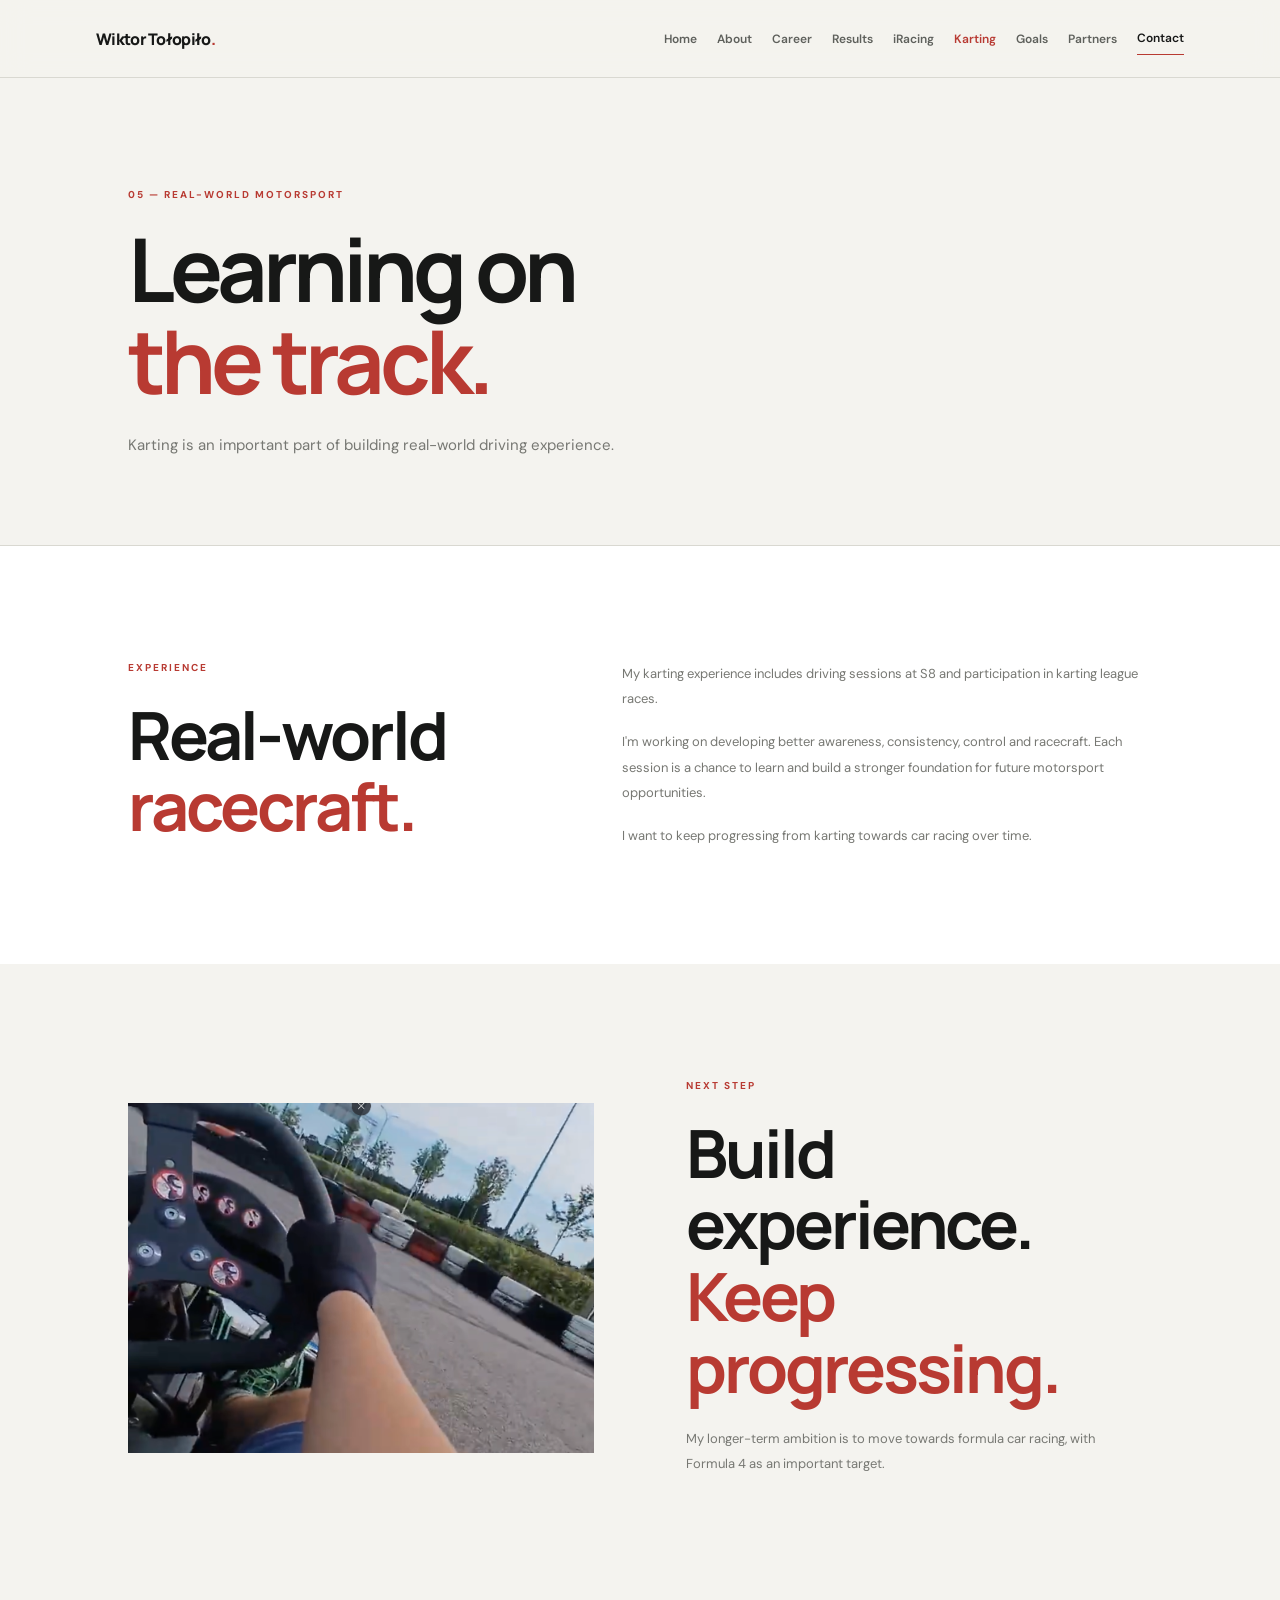
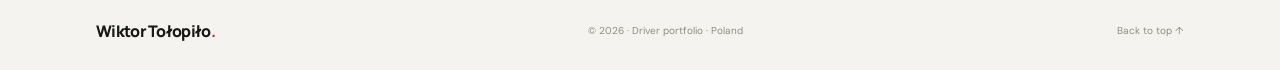
<file: karting.html>
<!DOCTYPE html>
<html lang="en">
<head>
  <meta charset="UTF-8">
  <meta name="viewport" content="width=device-width, initial-scale=1.0">
  <meta name="description" content="Karting experience and real-world motorsport development of Wiktor Tołopiło.">
  <meta name="theme-color" content="#f4f3ef">
  <title>Karting — Wiktor Tołopiło</title>
  <link rel="preconnect" href="https://fonts.googleapis.com">
  <link rel="preconnect" href="https://fonts.gstatic.com" crossorigin>
  <link href="https://fonts.googleapis.com/css2?family=DM+Sans:wght@400;500;600;700&family=Manrope:wght@400;500;600;700;800&display=swap" rel="stylesheet">
  <link rel="stylesheet" href="css/style.css">
  <script src="js/main.js" defer></script>
</head>
<body>
  <a class="skip-link" href="#main-content">Skip to content</a>

  <header class="site-header">
    <a class="wordmark" href="index.html">Wiktor Tołopiło<span>.</span></a>
    <button class="menu-toggle" id="menuToggle" type="button" aria-label="Open navigation" aria-controls="navigation" aria-expanded="false"><span aria-hidden="true">☰</span></button>
    <nav class="navigation" id="navigation" aria-label="Primary navigation">
      <a class="" href="index.html">Home</a>
      <a class="" href="about.html">About</a>
      <a class="" href="career.html">Career</a>
      <a class="" href="results.html">Results</a>
      <a class="" href="iracing.html">iRacing</a>
      <a class="active" href="karting.html" aria-current="page">Karting</a>
      <a class="" href="goals.html">Goals</a>
      <a class="" href="partners.html">Partners</a>
      <a class="nav-cta" href="contact.html">Contact</a>
    </nav>
  </header>
<main id="main-content" class="page-main">

<section class="page-intro">
  <p class="eyebrow">05 — REAL-WORLD MOTORSPORT</p>
  <h1>Learning on<br><span>the track.</span></h1>
  <p class="page-lead">Karting is an important part of building real-world driving experience.</p>
</section>
<section class="section page-two-col">
  <div><p class="eyebrow">EXPERIENCE</p><h2>Real-world<br><span>racecraft.</span></h2></div>
  <div class="prose"><p>My karting experience includes driving sessions at S8 and participation in karting league races.</p><p>I'm working on developing better awareness, consistency, control and racecraft. Each session is a chance to learn and build a stronger foundation for future motorsport opportunities.</p><p>I want to keep progressing from karting towards car racing over time.</p></div>
</section>
<section class="section image-feature"><img src="assets/images/karting.png" alt="Karting session" onerror="this.style.display='none'"><div><p class="eyebrow">NEXT STEP</p><h2>Build experience.<br><span>Keep progressing.</span></h2><p class="prose">My longer-term ambition is to move towards formula car racing, with Formula 4 as an important target.</p></div></section>
</main>

  <footer>
    <a class="wordmark" href="index.html">Wiktor Tołopiło<span>.</span></a>
    <p>© <span id="year"></span> · Driver portfolio · Poland</p>
    <a href="#" class="back-top">Back to top ↑</a>
  </footer>
</body>
</html>
</file>
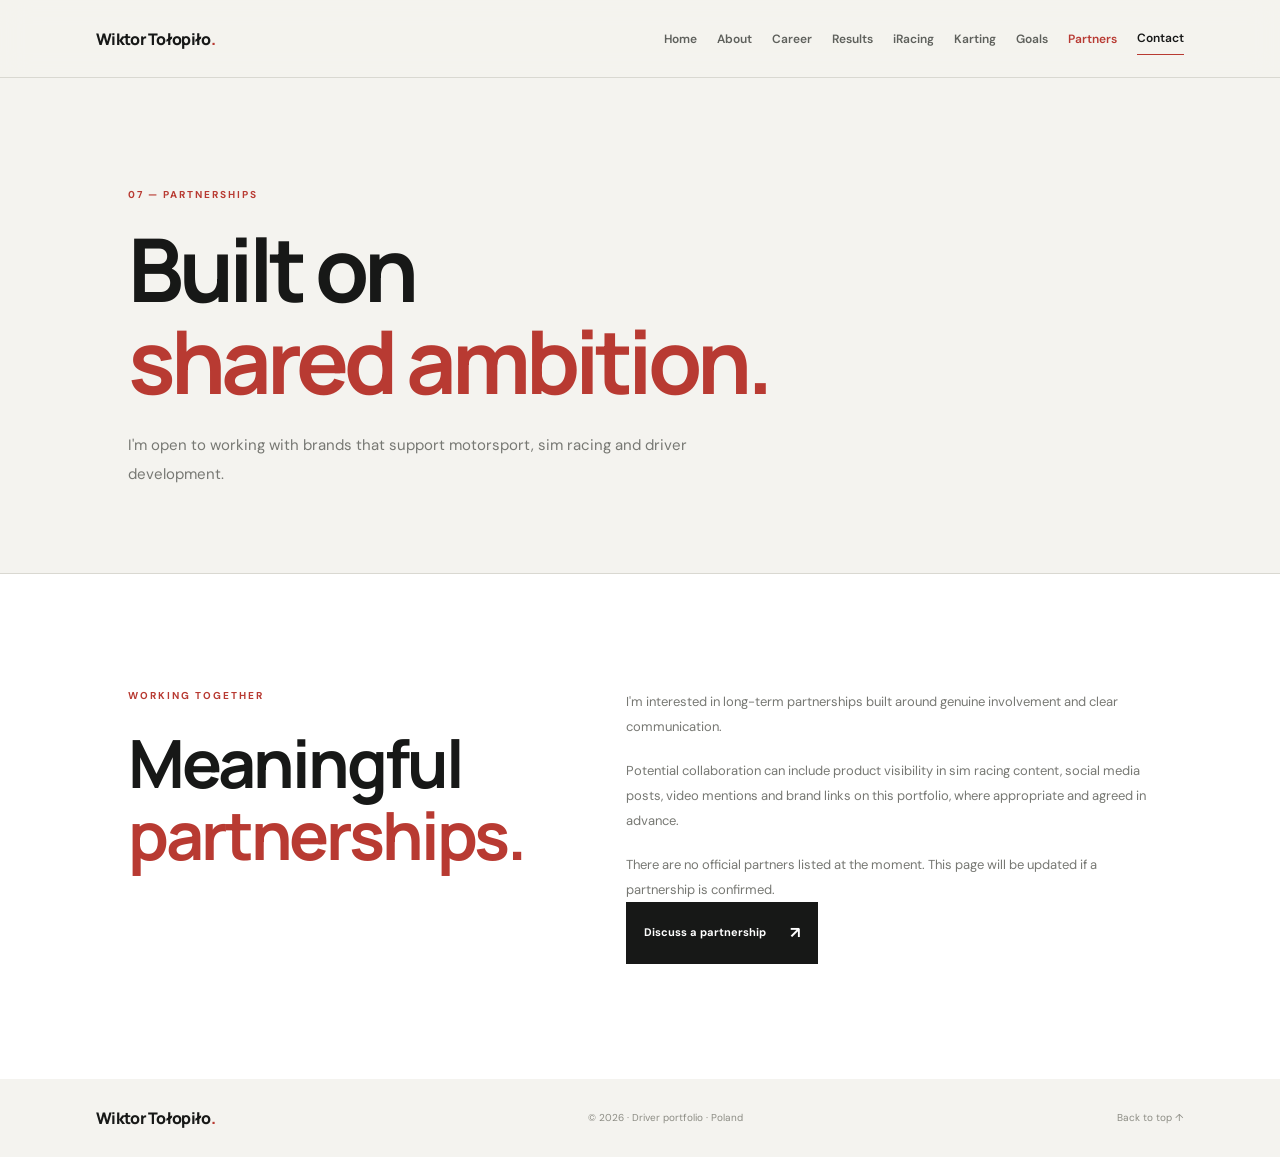
<file: partners.html>
<!DOCTYPE html>
<html lang="en">
<head>
  <meta charset="UTF-8">
  <meta name="viewport" content="width=device-width, initial-scale=1.0">
  <meta name="description" content="Partnership information and collaboration opportunities with Wiktor Tołopiło.">
  <meta name="theme-color" content="#f4f3ef">
  <title>Partners — Wiktor Tołopiło</title>
  <link rel="preconnect" href="https://fonts.googleapis.com">
  <link rel="preconnect" href="https://fonts.gstatic.com" crossorigin>
  <link href="https://fonts.googleapis.com/css2?family=DM+Sans:wght@400;500;600;700&family=Manrope:wght@400;500;600;700;800&display=swap" rel="stylesheet">
  <link rel="stylesheet" href="css/style.css">
  <script src="js/main.js" defer></script>
</head>
<body>
  <a class="skip-link" href="#main-content">Skip to content</a>

  <header class="site-header">
    <a class="wordmark" href="index.html">Wiktor Tołopiło<span>.</span></a>
    <button class="menu-toggle" id="menuToggle" type="button" aria-label="Open navigation" aria-controls="navigation" aria-expanded="false"><span aria-hidden="true">☰</span></button>
    <nav class="navigation" id="navigation" aria-label="Primary navigation">
      <a class="" href="index.html">Home</a>
      <a class="" href="about.html">About</a>
      <a class="" href="career.html">Career</a>
      <a class="" href="results.html">Results</a>
      <a class="" href="iracing.html">iRacing</a>
      <a class="" href="karting.html">Karting</a>
      <a class="" href="goals.html">Goals</a>
      <a class="active" href="partners.html" aria-current="page">Partners</a>
      <a class="nav-cta" href="contact.html">Contact</a>
    </nav>
  </header>
<main id="main-content" class="page-main">

<section class="page-intro">
  <p class="eyebrow">07 — PARTNERSHIPS</p>
  <h1>Built on<br><span>shared ambition.</span></h1>
  <p class="page-lead">I'm open to working with brands that support motorsport, sim racing and driver development.</p>
</section>
<section class="section page-two-col">
  <div><p class="eyebrow">WORKING TOGETHER</p><h2>Meaningful<br><span>partnerships.</span></h2></div>
  <div class="prose"><p>I'm interested in long-term partnerships built around genuine involvement and clear communication.</p><p>Potential collaboration can include product visibility in sim racing content, social media posts, video mentions and brand links on this portfolio, where appropriate and agreed in advance.</p><p>There are no official partners listed at the moment. This page will be updated if a partnership is confirmed.</p><a class="button button-dark" href="contact.html">Discuss a partnership <span>↗</span></a></div>
</section>
</main>

  <footer>
    <a class="wordmark" href="index.html">Wiktor Tołopiło<span>.</span></a>
    <p>© <span id="year"></span> · Driver portfolio · Poland</p>
    <a href="#" class="back-top">Back to top ↑</a>
  </footer>
</body>
</html>
</file>
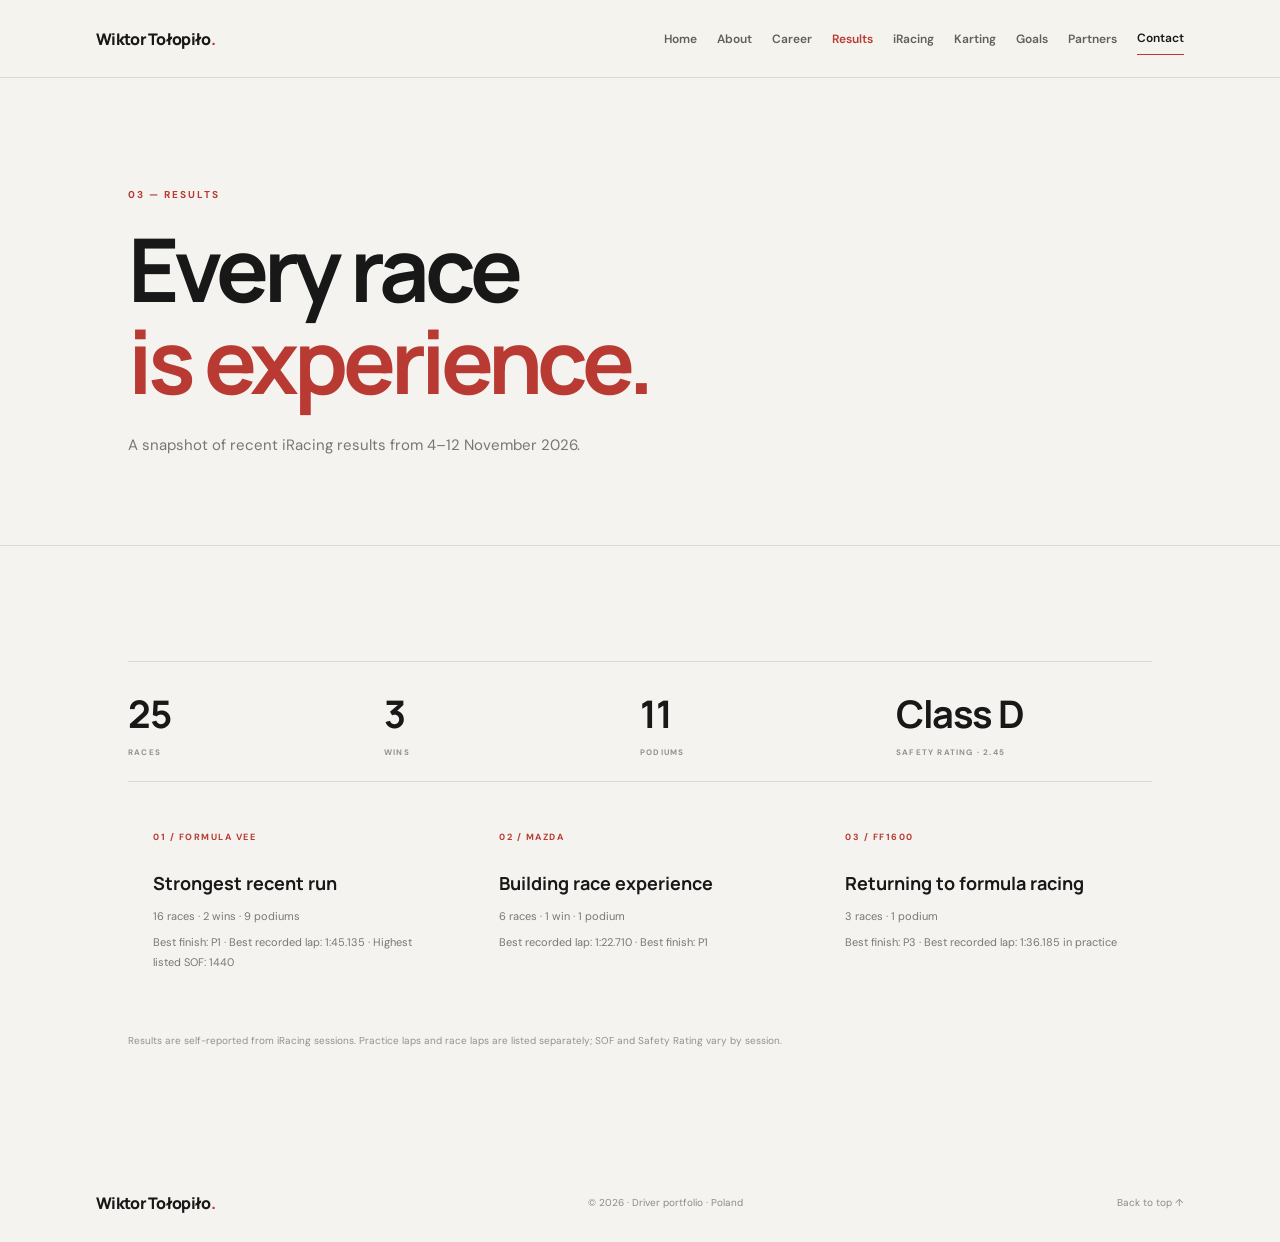
<file: results.html>
<!DOCTYPE html>
<html lang="en">
<head>
  <meta charset="UTF-8">
  <meta name="viewport" content="width=device-width, initial-scale=1.0">
  <meta name="description" content="Recent iRacing race results and statistics for Wiktor Tołopiło.">
  <meta name="theme-color" content="#f4f3ef">
  <title>Results — Wiktor Tołopiło</title>
  <link rel="preconnect" href="https://fonts.googleapis.com">
  <link rel="preconnect" href="https://fonts.gstatic.com" crossorigin>
  <link href="https://fonts.googleapis.com/css2?family=DM+Sans:wght@400;500;600;700&family=Manrope:wght@400;500;600;700;800&display=swap" rel="stylesheet">
  <link rel="stylesheet" href="css/style.css">
  <script src="js/main.js" defer></script>
</head>
<body>
  <a class="skip-link" href="#main-content">Skip to content</a>

  <header class="site-header">
    <a class="wordmark" href="index.html">Wiktor Tołopiło<span>.</span></a>
    <button class="menu-toggle" id="menuToggle" type="button" aria-label="Open navigation" aria-controls="navigation" aria-expanded="false"><span aria-hidden="true">☰</span></button>
    <nav class="navigation" id="navigation" aria-label="Primary navigation">
      <a class="" href="index.html">Home</a>
      <a class="" href="about.html">About</a>
      <a class="" href="career.html">Career</a>
      <a class="active" href="results.html" aria-current="page">Results</a>
      <a class="" href="iracing.html">iRacing</a>
      <a class="" href="karting.html">Karting</a>
      <a class="" href="goals.html">Goals</a>
      <a class="" href="partners.html">Partners</a>
      <a class="nav-cta" href="contact.html">Contact</a>
    </nav>
  </header>
<main id="main-content" class="page-main">

<section class="page-intro">
  <p class="eyebrow">03 — RESULTS</p>
  <h1>Every race<br><span>is experience.</span></h1>
  <p class="page-lead">A snapshot of recent iRacing results from 4–12 November 2026.</p>
</section>
<section class="section">
  <div class="progress-stats"><div><strong>25</strong><span>RACES</span></div><div><strong>3</strong><span>WINS</span></div><div><strong>11</strong><span>PODIUMS</span></div><div><strong>Class D</strong><span>SAFETY RATING · 2.45</span></div></div>
  <div class="results-grid">
    <article class="result-card"><p class="card-index">01 / FORMULA VEE</p><h3>Strongest recent run</h3><p>16 races · 2 wins · 9 podiums</p><p>Best finish: P1 · Best recorded lap: 1:45.135 · Highest listed SOF: 1440</p></article>
    <article class="result-card"><p class="card-index">02 / MAZDA</p><h3>Building race experience</h3><p>6 races · 1 win · 1 podium</p><p>Best recorded lap: 1:22.710 · Best finish: P1</p></article>
    <article class="result-card"><p class="card-index">03 / FF1600</p><h3>Returning to formula racing</h3><p>3 races · 1 podium</p><p>Best finish: P3 · Best recorded lap: 1:36.185 in practice</p></article>
  </div>
  <p class="results-note">Results are self-reported from iRacing sessions. Practice laps and race laps are listed separately; SOF and Safety Rating vary by session.</p>
</section>
</main>

  <footer>
    <a class="wordmark" href="index.html">Wiktor Tołopiło<span>.</span></a>
    <p>© <span id="year"></span> · Driver portfolio · Poland</p>
    <a href="#" class="back-top">Back to top ↑</a>
  </footer>
</body>
</html>
</file>
<file: css/style.css>
:root {
  --paper: #f4f3ef;
  --white: #fff;
  --ink: #171817;
  --muted: #777873;
  --line: #d9d8d1;
  --red: #b83a32;
  --soft: #e9e8e1;
}
* { box-sizing: border-box; margin: 0; padding: 0; }
html { scroll-behavior: smooth; max-width: 100%; overflow-x: clip; }
body { max-width: 100%; overflow-x: clip; background: var(--paper); color: var(--ink); font-family: 'DM Sans', sans-serif; -webkit-font-smoothing: antialiased; }
img { display: block; max-width: 100%; }
a { color: inherit; text-decoration: none; }
.site-header { height: 78px; padding: 0 7.5%; display: flex; justify-content: space-between; align-items: center; border-bottom: 1px solid var(--line); background: rgba(244,243,239,.94); position: sticky; top: 0; z-index: 20; backdrop-filter: blur(14px); }
.wordmark { font: 800 16px 'Manrope', sans-serif; letter-spacing: -.7px; }
.wordmark span { color: var(--red); }
.navigation { display: flex; align-items: center; gap: 34px; }
.navigation a { color: #5e605b; font-size: 12px; font-weight: 600; transition: color .2s; }
.navigation a:hover { color: var(--red); }
.navigation .nav-cta { color: var(--ink); border-bottom: 1px solid var(--red); padding: 8px 0; }
.menu-toggle { display: none; border: 0; background: none; font-size: 24px; color: var(--ink); }
.hero, .section, footer { min-width: 0; max-width: 100%; }
.hero-copy, .hero-visual, .about-section > *, .experience-card, .result-card, .goals-section > *, .approach-section > * { min-width: 0; }
.hero { min-height: 690px; padding: 90px 7.5% 45px; display: grid; grid-template-columns: 1.05fr .95fr; align-items: center; gap: 6%; position: relative; }
.hero-copy { max-width: 610px; padding-bottom: 45px; }
.eyebrow { color: var(--red); font-size: 10px; font-weight: 700; letter-spacing: 2px; text-transform: uppercase; margin-bottom: 25px; }
.eyebrow span { display: inline-block; width: 22px; height: 1px; background: var(--red); vertical-align: middle; margin-right: 9px; }
h1, h2, h3 { font-family: 'Manrope', sans-serif; }
.hero h1 { font-size: clamp(58px, 8vw, 112px); line-height: .98; letter-spacing: -7px; font-weight: 700; }
.hero h1 span, .section h2 span { color: var(--red); }
.hero-role { margin-top: 28px; font-size: 13px; font-weight: 600; color: #555750; }
.hero-intro { max-width: 440px; margin-top: 18px; color: var(--muted); font-size: 14px; line-height: 1.9; }
.hero-actions { display: flex; align-items: center; gap: 28px; margin-top: 32px; flex-wrap: wrap; }
.button { display: inline-flex; align-items: center; gap: 24px; padding: 15px 18px; font-size: 11px; font-weight: 700; }
.button-dark { background: var(--ink); color: white; transition: background .2s; }
.button-dark:hover { background: var(--red); }
.button span, .text-link span { font-size: 16px; }
.text-link { font-size: 12px; font-weight: 700; border-bottom: 1px solid var(--line); padding-bottom: 8px; }
.text-link:hover { color: var(--red); border-color: var(--red); }
.hero-visual { height: 485px; background: #deddd6; position: relative; overflow: hidden; }
.hero-visual img { width: 100%; height: 100%; object-fit: cover; display: block; filter: saturate(.78); }
.hero-visual.image-missing::after { content: 'WIKTOR / MOTORSPORT'; position: absolute; inset: 0; display: grid; place-items: center; color: #a6a59e; font: 700 13px 'Manrope'; letter-spacing: 3px; }
.visual-caption { position: absolute; bottom: 0; left: 0; right: 0; display: flex; justify-content: space-between; padding: 15px 18px; background: rgba(23,24,23,.78); color: white; font-size: 9px; letter-spacing: 1.5px; }
.hero-bottomline { position: absolute; bottom: 25px; left: 7.5%; right: 7.5%; display: flex; justify-content: space-between; color: #999991; font-size: 9px; letter-spacing: 1.5px; }
.section { padding: 115px 10%; }
.section h2 { font-size: clamp(36px, 5.2vw, 67px); line-height: 1.08; letter-spacing: -3px; }
.about-section { display: grid; grid-template-columns: .9fr 1.1fr; gap: 12%; background: var(--white); }
.about-copy { padding-top: 37px; }
.about-copy p { color: var(--muted); font-size: 13px; line-height: 1.95; margin-bottom: 18px; }
.about-copy .lead { color: var(--ink); font-size: 18px; line-height: 1.65; font-weight: 500; }
.facts { display: grid; grid-template-columns: repeat(3, 1fr); gap: 18px; border-top: 1px solid var(--line); margin-top: 35px; padding-top: 22px; }
.facts div { display: flex; flex-direction: column; gap: 8px; }
.facts span, .goal-type { color: #92928a; font-size: 8px; letter-spacing: 1.2px; font-weight: 700; }
.facts strong { font: 700 11px 'Manrope'; }
.racing-section { background: var(--paper); }
.section-top { display: flex; justify-content: space-between; align-items: end; gap: 40px; margin-bottom: 55px; }
.section-aside { max-width: 220px; color: var(--muted); font-size: 12px; line-height: 1.8; padding-bottom: 7px; }
.experience-grid { display: grid; grid-template-columns: repeat(3, 1fr); gap: 14px; }
.experience-card { background: var(--white); min-height: 310px; padding: 30px 26px; display: flex; flex-direction: column; align-items: flex-start; }
.card-index { color: var(--red); font-size: 9px; font-weight: 700; letter-spacing: 1.5px; margin-bottom: 43px; }
.experience-card h3 { font-size: 19px; letter-spacing: -.6px; margin-bottom: 13px; }
.experience-card p:not(.card-index) { color: var(--muted); font-size: 12px; line-height: 1.8; }
.tag-row { display: flex; flex-wrap: wrap; gap: 6px; margin-top: auto; padding-top: 22px; }
.tag-row span { background: var(--paper); padding: 7px 9px; color: #66675f; font-size: 9px; }
.card-image { width: 100%; height: 120px; object-fit: cover; margin-top: auto; padding-top: 15px; }
.quiet-note { margin-top: auto; padding-top: 25px; font-size: 10px !important; color: #9a9a92 !important; }

.progress-section { background: var(--white); }
.progress-stats { display: grid; grid-template-columns: repeat(4, 1fr); border-top: 1px solid var(--line); border-bottom: 1px solid var(--line); margin-bottom: 22px; }
.progress-stats div { padding: 25px 20px 24px 0; display: flex; flex-direction: column; gap: 8px; }
.progress-stats strong { font: 700 clamp(25px, 3vw, 38px) 'Manrope'; letter-spacing: -1.5px; }
.progress-stats span { color: #92928a; font-size: 8px; font-weight: 700; letter-spacing: 1.2px; }
.results-grid { display: grid; grid-template-columns: repeat(3, 1fr); gap: 14px; }
.result-card { background: var(--paper); padding: 27px 25px; min-height: 210px; }
.result-card .card-index { margin-bottom: 28px; }
.result-card h3 { font-size: 18px; margin-bottom: 12px; }
.result-card p:not(.card-index) { color: var(--muted); font-size: 11px; line-height: 1.8; margin-top: 7px; }
.results-note { color: #92928a; font-size: 10px; line-height: 1.7; margin-top: 18px; }
.goals-section { background: var(--white); display: grid; grid-template-columns: .8fr 1.2fr; gap: 10%; }
.goal-list { border-top: 1px solid var(--line); }
.goal-row { display: grid; grid-template-columns: 38px 1fr auto; align-items: start; gap: 18px; padding: 25px 0; border-bottom: 1px solid var(--line); }
.goal-row > span:first-child { color: var(--red); font: 700 12px 'Manrope'; padding-top: 3px; }
.goal-row h3 { font-size: 15px; margin-bottom: 8px; }
.goal-row p { color: var(--muted); font-size: 11px; line-height: 1.7; max-width: 430px; }
.goal-type { padding-top: 5px; white-space: nowrap; }
.approach-section { display: grid; grid-template-columns: 1fr 1fr; gap: 9%; align-items: center; }
.approach-photo { height: 360px; background: var(--soft); overflow: hidden; }
.approach-photo img { width: 100%; height: 100%; object-fit: cover; display: block; }
.approach-copy p:not(.eyebrow) { color: var(--muted); font-size: 13px; line-height: 1.9; max-width: 430px; margin: 22px 0 27px; }
.contact-section { background: #e9e8e1; text-align: center; }
.contact-section h2 { font-size: clamp(48px, 7vw, 86px); }
.contact-intro { color: var(--muted); font-size: 13px; margin: 22px 0 40px; }
.contact-links { max-width: 540px; margin: 0 auto; border-top: 1px solid #d0cfc7; }
.contact-links a { display: flex; justify-content: space-between; gap: 20px; padding: 18px 0; border-bottom: 1px solid #d0cfc7; text-align: left; }
.contact-links span { color: #888981; font-size: 11px; }
.contact-links strong { font: 600 12px 'Manrope'; overflow-wrap: anywhere; }
.guardian-note { color: #888981; font-size: 10px; margin-top: 32px; }
footer { padding: 28px 7.5%; display: flex; justify-content: space-between; align-items: center; gap: 18px; }
footer p, .back-top { color: #8c8c84; font-size: 10px; }
.back-top:hover { color: var(--red); }
@media (max-width: 850px) {
  .site-header { padding: 0 6%; }
  .menu-toggle { display: block; }
  .navigation { display: none; position: absolute; top: 78px; left: 0; right: 0; padding: 24px 6%; background: var(--paper); border-bottom: 1px solid var(--line); flex-direction: column; align-items: flex-start; gap: 22px; }
  .navigation.open { display: flex; }
  .hero { grid-template-columns: 1fr; padding: 75px 7% 70px; gap: 35px; }
  .hero-copy { padding-bottom: 0; }
  .hero-visual { height: 390px; }
  .hero-bottomline { left: 7%; right: 7%; }
  .section { padding: 85px 7%; }
  .about-section, .goals-section { grid-template-columns: 1fr; gap: 35px; }
  .about-copy { padding-top: 0; }
  .experience-grid, .results-grid { grid-template-columns: 1fr; }
  .progress-stats { grid-template-columns: repeat(2, 1fr); }
  .experience-card { min-height: 250px; }
  .approach-section { grid-template-columns: 1fr; gap: 35px; }
  .section-top { align-items: flex-start; flex-direction: column; }
}
@media (max-width: 520px) {
  .hero h1 { letter-spacing: -4px; }
  .hero-visual { height: 300px; }
  .hero-bottomline { font-size: 8px; }
  .facts { grid-template-columns: 1fr 1fr; }
  .goal-row { grid-template-columns: 25px 1fr; }
  .goal-type { grid-column: 2; }
  .contact-links a { flex-direction: column; gap: 8px; }
  footer { flex-direction: column; align-items: flex-start; padding: 28px 7%; }
}

/* Multi-page portfolio */
.navigation { gap: 20px; }
.navigation a.active { color: var(--red); }
.page-main { min-height: 65vh; }
.page-intro { padding: 110px 10% 85px; background: var(--paper); border-bottom: 1px solid var(--line); }
.page-intro h1 { font: 700 clamp(48px, 7vw, 88px)/1.04 'Manrope', sans-serif; letter-spacing: -5px; }
.page-intro h1 span { color: var(--red); }
.page-lead { max-width: 570px; margin-top: 25px; color: var(--muted); font-size: 15px; line-height: 1.9; }
.page-two-col { display: grid; grid-template-columns: .85fr 1.15fr; gap: 10%; align-items: start; background: var(--white); }
.prose { color: var(--muted); font-size: 13px; line-height: 1.95; }
.prose p + p { margin-top: 18px; }
.prose .facts { margin-top: 35px; }
.card-grid-section { display: grid; grid-template-columns: repeat(3, 1fr); gap: 14px; background: var(--paper); }
.simple-callout { background: var(--white); }
.simple-callout .text-link { display: inline-block; margin-top: 30px; }
.image-feature { display: grid; grid-template-columns: 1fr 1fr; gap: 9%; align-items: center; background: var(--paper); }
.image-feature > img { width: 100%; height: 350px; object-fit: cover; }
.image-feature .prose { margin-top: 22px; max-width: 430px; }
.quick-links { display: grid; grid-template-columns: repeat(4,1fr); border-top: 1px solid var(--line); }
.quick-links a { min-width: 0; padding: 22px 18px; border-bottom: 1px solid var(--line); border-right: 1px solid var(--line); display: grid; grid-template-columns: 1fr auto; gap: 8px; transition: background .2s; }
.quick-links a:hover { background: var(--white); }
.quick-links a > span { grid-column: 1/-1; color: var(--red); font-size: 9px; letter-spacing: 1px; }
.quick-links strong { font: 700 17px 'Manrope'; }
.quick-links small { color: var(--muted); font-size: 10px; }
.quick-links b { grid-column: 2; grid-row: 2/4; align-self: center; font-size: 18px; font-weight: 400; }
.home-stats { background: var(--white); }
.home-stats > .text-link { display: inline-block; margin-top: 25px; }
.contact-page { background: var(--white); }
.contact-page .contact-links { margin: 0; max-width: 620px; }
.contact-page .guardian-note { margin-top: 30px; }
@media (max-width: 1100px) {
  .navigation { gap: 13px; }
  .navigation a { font-size: 10px; }
}
@media (max-width: 850px) {
  .page-intro { padding: 80px 7% 65px; }
  .page-intro h1 { letter-spacing: -3px; }
  .page-two-col, .image-feature { grid-template-columns: 1fr; gap: 35px; }
  .card-grid-section { grid-template-columns: 1fr; }
  .quick-links { grid-template-columns: repeat(2,1fr); }
  .navigation { gap: 22px; }
  .navigation a { font-size: 12px; }
}
@media (max-width: 520px) {
  .quick-links { grid-template-columns: 1fr 1fr; }
  .quick-links a { padding: 18px 12px; }
  .image-feature > img { height: 260px; }
}


/* Final polish: accessibility, responsive navigation and interaction states */
html { scroll-padding-top: 92px; }
[id="main-content"] { scroll-margin-top: 92px; }
.skip-link {
  position: absolute;
  top: -60px;
  left: 16px;
  z-index: 100;
  padding: 12px 16px;
  background: var(--ink);
  color: #fff;
  font-size: 12px;
  font-weight: 700;
}
.skip-link:focus { top: 12px; }
:focus-visible {
  outline: 2px solid var(--red);
  outline-offset: 4px;
}
.navigation a { padding-block: 8px; }
.navigation a[aria-current="page"] { color: var(--red); }
.menu-toggle { cursor: pointer; line-height: 1; }
.menu-toggle:hover { color: var(--red); }
.page-intro { min-height: 350px; justify-content: center; }
.page-intro .eyebrow { margin-bottom: 22px; }
.page-lead { max-width: 600px; }
.quick-links a:focus-visible,
.button:focus-visible,
.text-link:focus-visible { outline-offset: 5px; }
@media (max-width: 980px) {
  .site-header { height: 72px; }
  .navigation {
    top: 72px;
    max-height: calc(100vh - 72px);
    overflow-y: auto;
  }
}
@media (prefers-reduced-motion: reduce) {
  html { scroll-behavior: auto; }
  *, *::before, *::after {
    animation-duration: .01ms !important;
    animation-iteration-count: 1 !important;
    transition-duration: .01ms !important;
  }
}


/* Landing page redesign */
body.home-page { --night:#101113; --night-soft:#17191c; --chalk:#f1f0eb; --signal:#e34b3e; background:var(--night); color:var(--chalk); font-family:'DM Sans',sans-serif; }
.home-page .site-header { height:76px; padding:0 7%; background:rgba(16,17,19,.92); border-bottom:1px solid rgba(255,255,255,.1); color:var(--chalk); }
.home-page .wordmark { color:var(--chalk); font-size:15px; letter-spacing:-.4px; }
.home-page .wordmark span { color:var(--signal); }
.home-page .navigation { gap:34px; }
.home-page .navigation a { color:rgba(241,240,235,.68); font-size:11px; }
.home-page .navigation a:hover,.home-page .navigation a:focus { color:white; }
.home-page .navigation .nav-cta { color:white; border:1px solid rgba(255,255,255,.35); padding:10px 15px; }
.home-page .menu-toggle { color:var(--chalk); }
.landing-hero { min-height:calc(100svh - 76px); position:relative; display:flex; align-items:center; padding:100px 10% 130px; overflow:hidden; background:#17191c; }
.landing-hero-image { position:absolute; inset:0; background:url('../assets/images/driver.png') center 38%/cover no-repeat; opacity:.64; filter:grayscale(35%); transform:scale(1.015); }
.landing-hero-shade { position:absolute; inset:0; background:linear-gradient(90deg,rgba(10,11,13,.96) 0%,rgba(10,11,13,.78) 42%,rgba(10,11,13,.12) 100%),linear-gradient(0deg,rgba(10,11,13,.7),transparent 35%); }
.landing-hero-content { position:relative; z-index:2; max-width:760px; }
.landing-kicker,.landing-section-label { color:rgba(241,240,235,.58); font-size:9px; font-weight:700; letter-spacing:2px; text-transform:uppercase; }
.landing-kicker span { display:inline-block; width:23px; height:1px; background:var(--signal); margin:0 10px 3px 0; }
.landing-hero h1 { margin-top:30px; font:800 clamp(68px,10vw,142px)/.91 'Manrope',sans-serif; letter-spacing:-.085em; color:#f7f6f2; }
.landing-hero h1 em,.contact-main h2 em { color:var(--signal); font-style:normal; }
.landing-lead { max-width:435px; margin-top:32px; color:rgba(241,240,235,.7); font-size:14px; line-height:1.9; }
.landing-actions { display:flex; align-items:center; gap:30px; margin-top:35px; flex-wrap:wrap; }
.landing-button { display:inline-flex; align-items:center; gap:38px; padding:16px 19px; background:var(--signal); color:white; font-size:10px; font-weight:700; transition:transform .2s,background .2s; }
.landing-button:hover { transform:translateY(-3px); background:#c93b31; }
.landing-button span,.inline-link span { font-size:16px; }
.landing-quiet-link { color:white; font-size:11px; border-bottom:1px solid rgba(255,255,255,.4); padding-bottom:8px; }
.hero-index { position:absolute; z-index:2; bottom:35px; left:7%; right:7%; display:flex; justify-content:space-between; color:rgba(241,240,235,.48); font-size:8px; letter-spacing:1.8px; }
.hero-index span:first-child { color:var(--signal); }
.hero-scroll { position:absolute; right:7%; top:50%; writing-mode:vertical-rl; color:rgba(241,240,235,.65); font-size:8px; letter-spacing:2px; }
.hero-scroll span { color:var(--signal); margin-top:12px; font-size:16px; }
.landing-intro,.landing-racing,.landing-results,.landing-direction,.landing-partners,.landing-contact { padding:110px 10%; }
.landing-intro { background:var(--chalk); color:var(--night); }
.landing-section-label { color:#888983; }
.landing-section-label span { color:var(--signal); margin-right:14px; }
.intro-main { display:grid; grid-template-columns:1.1fr .9fr; gap:10%; align-items:start; margin-top:52px; }
.intro-main h2,.racing-heading h2,.results-heading h2,.direction-copy h2,.partners-content h2 { font:700 clamp(38px,5.5vw,72px)/1.04 'Manrope',sans-serif; letter-spacing:-.065em; }
.intro-main h2 span,.racing-heading h2 span,.results-heading h2 span,.direction-copy h2 span,.partners-content h2 span { color:var(--signal); }
.intro-copy { max-width:470px; padding-top:5px; }
.intro-copy p,.racing-heading > p,.results-heading > p,.direction-copy > p,.partners-content > div > p { color:#777972; font-size:13px; line-height:1.95; }
.intro-copy .intro-lead { color:#252623; font-size:17px; line-height:1.7; margin-bottom:17px; }
.inline-link { display:inline-flex; gap:24px; align-items:center; margin-top:27px; padding-bottom:8px; border-bottom:1px solid #c7c6bf; font-size:11px; font-weight:700; }
.inline-link:hover { color:var(--signal); border-color:var(--signal); }
.intro-meta { display:flex; justify-content:space-between; gap:15px; border-top:1px solid #d7d6cf; margin-top:90px; padding-top:17px; color:#8c8d86; font-size:8px; letter-spacing:1.5px; }
.landing-racing { background:var(--night-soft); }
.racing-heading,.results-heading { display:flex; justify-content:space-between; align-items:end; gap:35px; margin:48px 0 45px; }
.racing-heading h2,.results-heading h2 { color:var(--chalk); }
.racing-heading > p,.results-heading > p { max-width:280px; color:rgba(241,240,235,.55); }
.discipline-grid { display:grid; grid-template-columns:1fr 1fr; gap:18px; }
.discipline-card { min-height:510px; position:relative; overflow:hidden; background:#25272a; }
.discipline-card img { position:absolute; inset:0; width:100%; height:100%; object-fit:cover; transition:transform .6s; filter:saturate(.7); }
.discipline-card:hover img { transform:scale(1.04); }
.discipline-overlay { position:absolute; inset:0; background:linear-gradient(0deg,rgba(8,9,10,.95),rgba(8,9,10,.05) 75%); }
.discipline-number { position:absolute; top:24px; left:25px; color:white; font-size:8px; letter-spacing:1.8px; }
.discipline-info { position:absolute; left:30px; right:30px; bottom:30px; }
.discipline-info h3 { font:700 35px 'Manrope'; letter-spacing:-1.5px; color:white; }
.discipline-info p { max-width:400px; margin-top:10px; color:rgba(255,255,255,.7); font-size:12px; line-height:1.8; }
.discipline-info a { display:inline-flex; gap:25px; margin-top:22px; color:white; font-size:10px; font-weight:700; border-bottom:1px solid rgba(255,255,255,.45); padding-bottom:8px; }
.discipline-info a:hover { color:#ff766b; }
.landing-results { background:#111214; }
.landing-stats { display:grid; grid-template-columns:repeat(4,1fr); margin:48px 0 32px; border-top:1px solid rgba(255,255,255,.16); border-bottom:1px solid rgba(255,255,255,.16); }
.landing-stats div { padding:25px 12px 27px 0; display:flex; flex-direction:column; gap:10px; }
.landing-stats strong { font:700 clamp(30px,4vw,54px) 'Manrope'; letter-spacing:-2px; color:white; }
.landing-stats span { color:rgba(241,240,235,.42); font-size:8px; letter-spacing:1.5px; }
.series-line { display:grid; grid-template-columns:1.1fr .7fr 1.4fr auto; align-items:center; gap:18px; padding:19px 0; border-bottom:1px solid rgba(255,255,255,.12); color:rgba(241,240,235,.6); font-size:10px; }
.series-line > span:first-child { color:white; font-size:9px; letter-spacing:1.2px; }
.series-line strong { color:white; font:600 13px 'Manrope'; }
.series-line a { color:var(--signal); font-weight:700; }
.landing-footnote { margin-top:20px; color:rgba(241,240,235,.35); font-size:9px; line-height:1.7; }
.landing-direction { display:grid; grid-template-columns:1fr 1fr; gap:10%; align-items:center; background:var(--chalk); color:var(--night); }
.direction-photo { position:relative; min-height:570px; background:#25272a; }
.direction-photo img { position:absolute; inset:0; width:100%; height:100%; object-fit:cover; }
.direction-photo span { position:absolute; bottom:20px; left:20px; color:white; font-size:8px; letter-spacing:2px; }
.direction-copy h2 { margin-top:42px; }
.direction-copy > p { margin-top:22px; max-width:480px; }
.target-list { margin-top:28px; border-top:1px solid #d6d5ce; }
.target-list div { display:grid; grid-template-columns:28px 1fr; gap:4px 12px; padding:15px 0; border-bottom:1px solid #d6d5ce; }
.target-list div > span { grid-row:span 2; color:var(--signal); font-size:9px; }
.target-list strong { font:600 12px 'Manrope'; }
.target-list small { color:#85867e; font-size:9px; }
.landing-partners { background:#202226; }
.partners-content { display:grid; grid-template-columns:1fr 1fr; gap:10%; align-items:center; margin-top:48px; }
.partners-content h2 { color:white; }
.partners-content > div > p { color:rgba(241,240,235,.58); }
.landing-button-light { margin-top:25px; background:var(--chalk); color:var(--night); }
.landing-button-light:hover { background:white; }
.partner-details { color:white; border-color:rgba(255,255,255,.25); margin-top:55px; }
.landing-contact { background:#111214; display:grid; grid-template-columns:.55fr 1.45fr; gap:8%; }
.contact-main { padding-left:4%; }
.contact-main h2 { margin-top:28px; color:white; font:800 clamp(58px,8vw,100px)/.95 'Manrope'; letter-spacing:-.08em; }
.contact-main > p:not(.landing-kicker) { margin-top:22px; color:rgba(241,240,235,.55); font-size:12px; }
.contact-email { display:flex; justify-content:space-between; gap:20px; max-width:560px; margin-top:42px; padding-bottom:15px; border-bottom:1px solid rgba(255,255,255,.3); color:white; font:600 clamp(13px,2vw,18px) 'Manrope'; overflow-wrap:anywhere; }
.contact-email span { color:var(--signal); }
.contact-social { display:flex; gap:28px; margin-top:22px; }
.contact-social a { color:rgba(241,240,235,.55); font-size:10px; }
.contact-social a:hover { color:white; }
.landing-footer { display:flex; justify-content:space-between; align-items:center; gap:18px; padding:26px 7%; background:#0b0c0d; border-top:1px solid rgba(255,255,255,.1); }
.landing-footer p,.landing-footer > a:last-child { color:rgba(241,240,235,.4); font-size:9px; }
.landing-footer > a:last-child:hover { color:white; }
.home-page .skip-link { background:var(--signal); color:white; }
@media(max-width:900px) {
 .home-page .site-header { padding:0 6%; }
 .home-page .navigation { gap:19px; }
 .landing-hero { padding:90px 7% 120px; }
 .landing-hero-shade { background:linear-gradient(90deg,rgba(10,11,13,.94),rgba(10,11,13,.48)),linear-gradient(0deg,rgba(10,11,13,.65),transparent 45%); }
 .landing-intro,.landing-racing,.landing-results,.landing-direction,.landing-partners,.landing-contact { padding:85px 7%; }
 .intro-main,.landing-direction { grid-template-columns:1fr; gap:35px; }
 .intro-meta { margin-top:55px; }
 .direction-photo { min-height:430px; }
 .landing-contact { grid-template-columns:1fr; gap:38px; }
 .contact-main { padding-left:0; }
}
@media(max-width:650px) {
 .home-page .site-header { height:68px; }
 .home-page .navigation { top:68px; left:0; right:0; padding:22px 7%; background:#151619; border-color:rgba(255,255,255,.12); }
 .home-page .navigation a { font-size:12px; }
 .landing-hero { min-height:calc(100svh - 68px); padding:75px 7% 115px; }
 .landing-hero-image { background-position:58% center; }
 .landing-hero h1 { font-size:clamp(64px,16vw,100px); }
 .landing-lead { max-width:350px; font-size:13px; }
 .hero-scroll { display:none; }
 .hero-index { left:7%; right:7%; bottom:25px; font-size:7px; }
 .landing-intro,.landing-racing,.landing-results,.landing-direction,.landing-partners,.landing-contact { padding:72px 7%; }
 .intro-main { margin-top:35px; }
 .intro-main h2,.racing-heading h2,.results-heading h2,.direction-copy h2,.partners-content h2 { font-size:clamp(38px,10vw,58px); }
 .intro-meta { flex-direction:column; gap:10px; margin-top:42px; }
 .racing-heading,.results-heading { display:block; margin:35px 0; }
 .racing-heading > p,.results-heading > p { margin-top:17px; }
 .discipline-grid { grid-template-columns:1fr; }
 .discipline-card { min-height:430px; }
 .landing-stats { grid-template-columns:1fr 1fr; }
 .landing-stats div { padding:19px 5px 19px 0; }
 .series-line { grid-template-columns:1fr 1fr; gap:8px 12px; }
 .series-line > span:nth-child(3) { grid-column:1; }
 .series-line a { grid-column:2; grid-row:2; justify-self:end; }
 .direction-photo { min-height:340px; }
 .partners-content { grid-template-columns:1fr; gap:25px; margin-top:35px; }
 .contact-main h2 { font-size:clamp(58px,14vw,82px); }
 .contact-email { font-size:13px; }
 .landing-footer { flex-direction:column; align-items:flex-start; padding:25px 7%; }
}
@media(prefers-reduced-motion:reduce) {
 .landing-hero-image,.discipline-card img { transition:none; }
}


/* Homepage best lap times */
.best-laps-heading { display:flex; justify-content:space-between; align-items:center; gap:18px; margin-top:48px; padding-bottom:15px; border-bottom:1px solid rgba(255,255,255,.16); }
.best-laps-heading h3 { color:white; font:700 12px 'Manrope'; letter-spacing:1.4px; }
.best-laps-heading > span { color:rgba(241,240,235,.38); font-size:8px; letter-spacing:1.3px; }
.best-lap-row { display:grid; grid-template-columns:1fr 1.5fr auto; align-items:center; gap:18px; padding:17px 0; border-bottom:1px solid rgba(255,255,255,.1); }
.best-lap-row span:first-child { color:white; font-size:9px; letter-spacing:1.1px; }
.best-lap-row span:nth-child(2) { color:rgba(241,240,235,.52); font-size:10px; }
.best-lap-row strong { color:white; font:700 15px 'Manrope'; font-variant-numeric:tabular-nums; }
@media(max-width:650px) {
  .best-laps-heading { align-items:flex-start; flex-direction:column; gap:7px; margin-top:38px; }
  .best-lap-row { grid-template-columns:1fr auto; gap:7px 12px; }
  .best-lap-row span:nth-child(2) { grid-column:1; grid-row:2; }
  .best-lap-row strong { grid-column:2; grid-row:1/3; }
}
</file>
